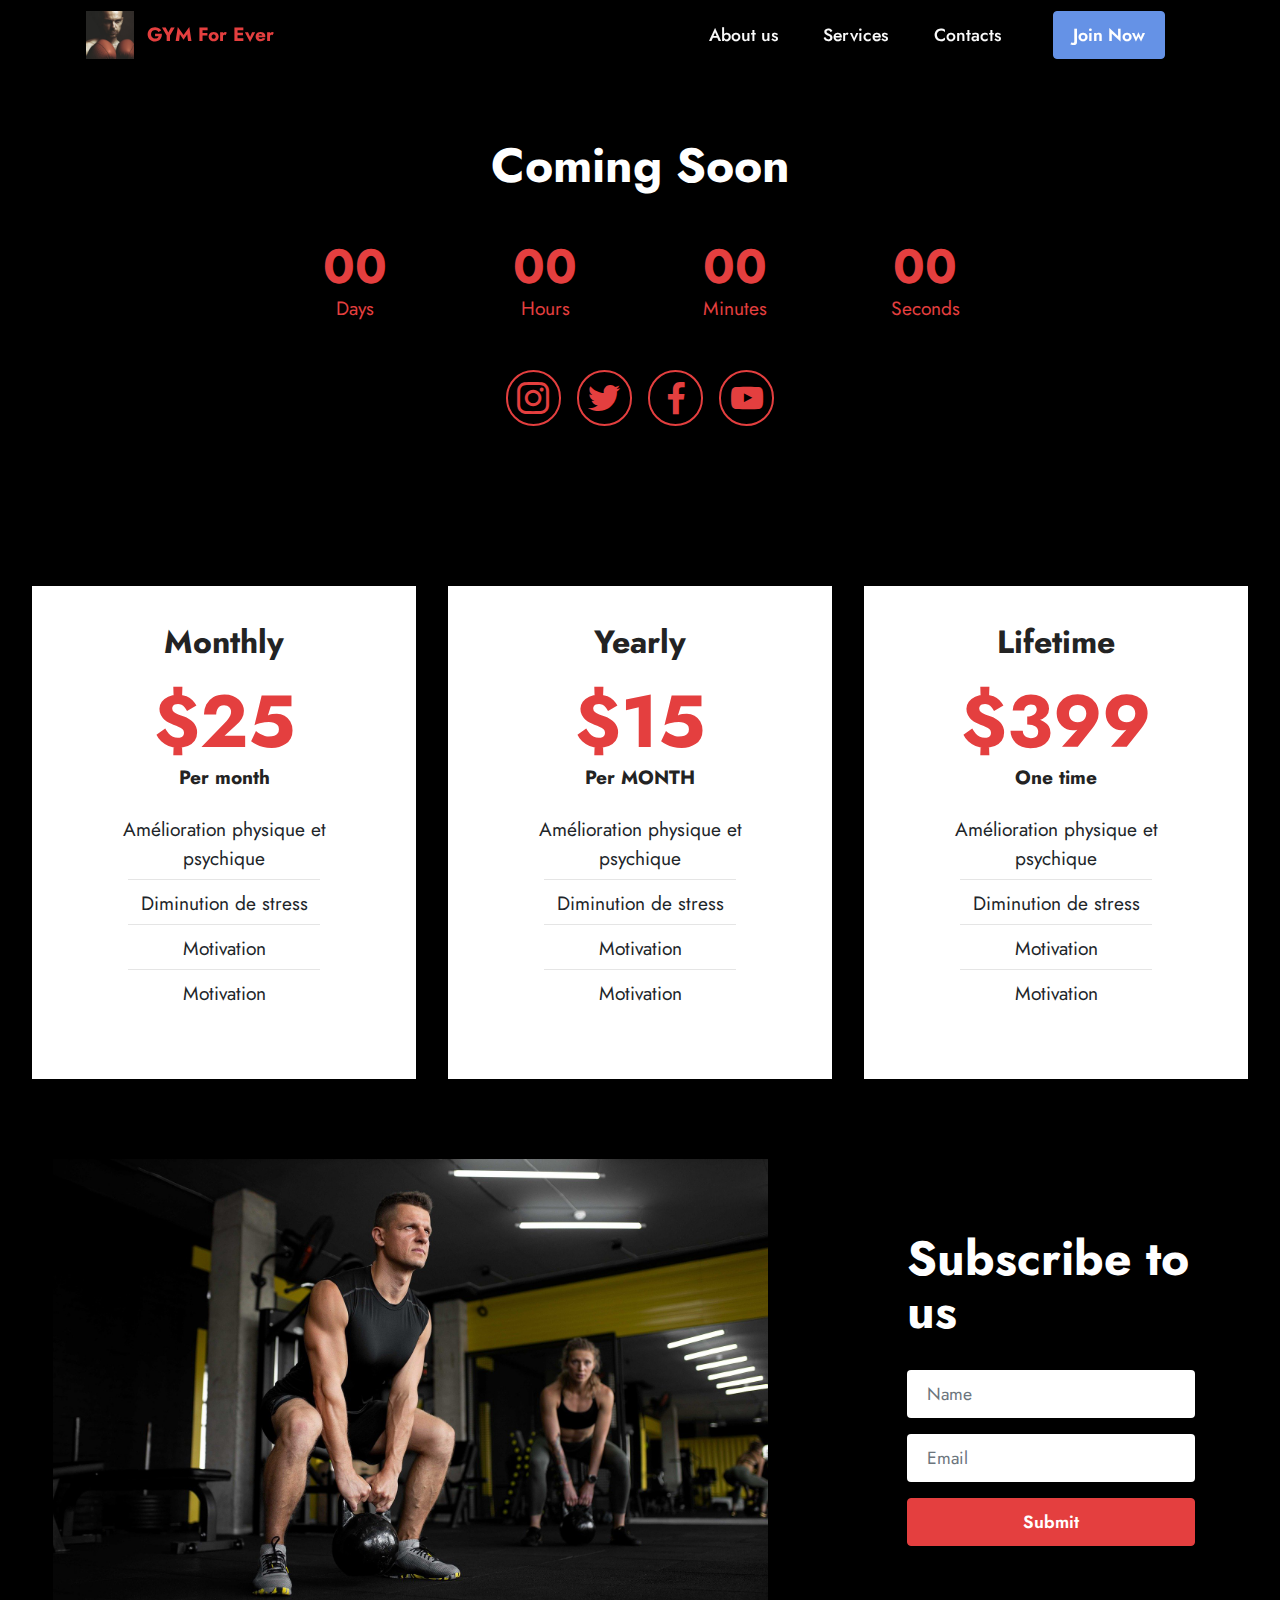
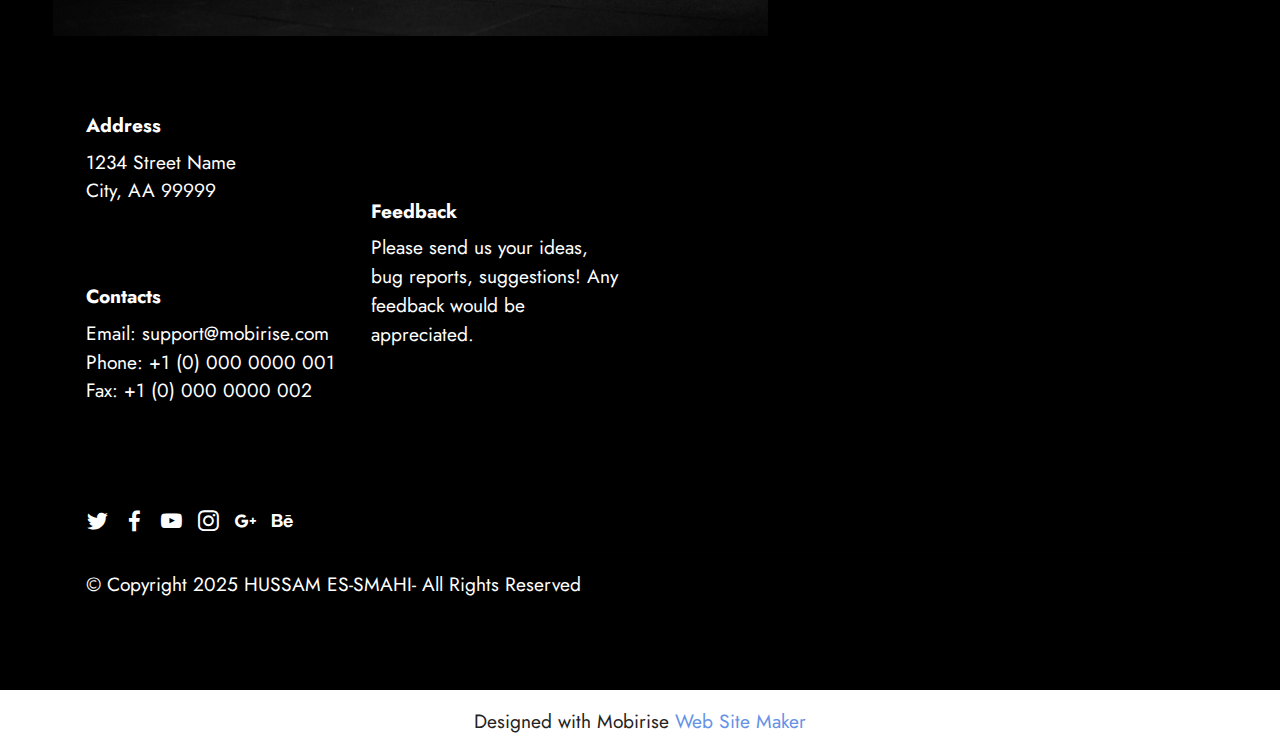
<file: project/page1.html>
<!DOCTYPE html>
<html  >
<head>
  <!-- Site made with Mobirise Website Builder v5.6.5, https://mobirise.com -->
  <meta charset="UTF-8">
  <meta http-equiv="X-UA-Compatible" content="IE=edge">
  <meta name="generator" content="Mobirise v5.6.5, mobirise.com">
  <meta name="twitter:card" content="summary_large_image"/>
  <meta name="twitter:image:src" content="">
  <meta property="og:image" content="">
  <meta name="twitter:title" content="Subscribtions">
  <meta name="viewport" content="width=device-width, initial-scale=1, minimum-scale=1">
  <link rel="shortcut icon" href="assets/images/logo.png" type="image/x-icon">
  <meta name="description" content="">
  
  
  <title>Subscribtions</title>
  <link rel="stylesheet" href="assets/bootstrap/css/bootstrap.min.css">
  <link rel="stylesheet" href="assets/bootstrap/css/bootstrap-grid.min.css">
  <link rel="stylesheet" href="assets/bootstrap/css/bootstrap-reboot.min.css">
  <link rel="stylesheet" href="assets/dropdown/css/style.css">
  <link rel="stylesheet" href="assets/socicon/css/styles.css">
  <link rel="stylesheet" href="assets/theme/css/style.css">
  <link rel="preload" href="https://fonts.googleapis.com/css2?family=Jost:ital,wght@0,400;0,700;1,400;1,700&display=swap&display=swap" as="style" onload="this.onload=null;this.rel='stylesheet'">
  <noscript><link rel="stylesheet" href="https://fonts.googleapis.com/css2?family=Jost:ital,wght@0,400;0,700;1,400;1,700&display=swap&display=swap"></noscript>
  <link rel="preload" as="style" href="assets/mobirise/css/mbr-additional.css"><link rel="stylesheet" href="assets/mobirise/css/mbr-additional.css" type="text/css">
  
  
  
  
</head>
<body>
  
  <section data-bs-version="5.1" class="menu menu2 cid-t359FY39vU" once="menu" id="menu2-8">
    
    <nav class="navbar navbar-dropdown navbar-fixed-top navbar-expand-lg">
        <div class="container">
            <div class="navbar-brand">
                <span class="navbar-logo">
                    <a href="https://mobiri.se">
                        <img src="assets/images/logo.png" alt="Mobirise Website Builder" style="height: 3rem;">
                    </a>
                </span>
                <span class="navbar-caption-wrap"><a class="navbar-caption text-secondary display-7" href="index.html">GYM For Ever</a></span>
            </div>
            <button class="navbar-toggler" type="button" data-toggle="collapse" data-bs-toggle="collapse" data-target="#navbarSupportedContent" data-bs-target="#navbarSupportedContent" aria-controls="navbarNavAltMarkup" aria-expanded="false" aria-label="Toggle navigation">
                <div class="hamburger">
                    <span></span>
                    <span></span>
                    <span></span>
                    <span></span>
                </div>
            </button>
            <div class="collapse navbar-collapse" id="navbarSupportedContent">
                <ul class="navbar-nav nav-dropdown" data-app-modern-menu="true"><li class="nav-item"><a class="nav-link link text-white display-4" href="https://mobiri.se">
                            About us</a></li>
                    <li class="nav-item"><a class="nav-link link text-white display-4" href="https://mobiri.se">
                            Services</a></li>
                    <li class="nav-item"><a class="nav-link link text-white display-4" href="https://mobiri.se">Contacts</a>
                    </li></ul>
                
                <div class="navbar-buttons mbr-section-btn"><a class="btn btn-primary display-4" href="https://mobiri.se">Join Now</a></div>
            </div>
        </div>
    </nav>
</section>

<section data-bs-version="5.1" class="countdown3 cid-t35hHlNKoo" id="countdown3-b">
    
    
    <div class="container">
        <div class="row justify-content-center">
            <div class="col-lg-8">
                <h3 class="mbr-section-title mb-5 align-center mbr-fonts-style display-2">
                    <strong>Coming Soon</strong>
                </h3>
                
                <div class="countdown-cont align-center mb-5">
                    <div class="daysCountdown col-xs-3 col-sm-3 col-md-3" title="Days"></div>
                    <div class="hoursCountdown col-xs-3 col-sm-3 col-md-3" title="Hours"></div>
                    <div class="minutesCountdown col-xs-3 col-sm-3 col-md-3" title="Minutes"></div>
                    <div class="secondsCountdown col-xs-3 col-sm-3 col-md-3" title="Seconds"></div>
                    <div class="countdown" data-due-date="2022/05/30"></div>
                </div>
                <p class="mbr-text mb-5 align-center mbr-fonts-style display-7"></p>
                <div class="icons-menu row justify-content-center display-7">
                    
                    
                    
                    
                <div class="soc-item col-auto">
                        
                            <span class="mbr-iconfont socicon-instagram socicon"></span>
                        
                    </div><div class="soc-item col-auto">
                        
                            <span class="mbr-iconfont socicon-twitter socicon"></span>
                        
                    </div><div class="soc-item col-auto">
                        
                            <span class="mbr-iconfont socicon-facebook socicon"></span>
                        
                    </div><div class="soc-item col-auto">
                        
                            <span class="mbr-iconfont socicon-youtube socicon"></span>
                        
                    </div></div>
                
            </div>
        </div>
    </div>
</section>

<section data-bs-version="5.1" class="pricing2 cid-t35hDTBl3x" id="pricing2-a">
    

    
    <div class="container-fluid">
        <div class="row justify-content-center">
            <div class="col-12 col-md-6 align-center col-lg-4">
                <div class="plan">
                    <div class="plan-header">
                        <h6 class="plan-title mbr-fonts-style mb-3 display-5">
                            <strong>Monthly</strong>
                        </h6>
                        <div class="plan-price">
                            <p class="price mbr-fonts-style m-0 display-1"><strong>$25</strong></p>
                            <p class="price-term mbr-fonts-style mb-3 display-7"><strong>Per month</strong>
                            </p>
                        </div>
                    </div>
                    <div class="plan-body">
                        <div class="plan-list mb-4">
                            <ul class="list-group mbr-fonts-style list-group-flush display-7">
                                <li class="list-group-item">Amélioration physique et psychique</li><li class="list-group-item">Diminution de stress</li><li class="list-group-item">Motivation</li><li class="list-group-item">Motivation</li>
                            </ul>
                        </div>
                        
                    </div>
                </div>
            </div>
            <div class="col-12 col-md-6 align-center col-lg-4">
                <div class="plan">
                    <div class="plan-header">
                        <h6 class="plan-title mbr-fonts-style mb-3 display-5">
                            <strong>Yearly</strong>
                        </h6>
                        <div class="plan-price">
                            <p class="price mbr-fonts-style m-0 display-1"><strong>$15</strong></p>
                            <p class="price-term mbr-fonts-style mb-3 display-7"><strong>Per MONTH</strong></p>
                        </div>
                    </div>
                    <div class="plan-body">
                        <div class="plan-list mb-4">
                            <ul class="list-group mbr-fonts-style list-group-flush display-7">
                                <li class="list-group-item">Amélioration physique et psychique
</li><li class="list-group-item">Diminution de stress
</li><li class="list-group-item">Motivation
</li><li class="list-group-item">Motivation</li>
                            </ul>
                        </div>
                        
                    </div>
                </div>
            </div>
            <div class="col-12 col-md-6 align-center col-lg-4">
                <div class="plan">
                    <div class="plan-header">
                        <h6 class="plan-title mbr-fonts-style mb-3 display-5">
                            <strong>Lifetime</strong>
                        </h6>
                        <div class="plan-price">
                            <p class="price mbr-fonts-style m-0 display-1"><strong>$399</strong></p>
                            <p class="price-term mbr-fonts-style mb-3 display-7"><strong>One time</strong>
                            </p>
                        </div>
                    </div>
                    <div class="plan-body">
                        <div class="plan-list mb-4">
                            <ul class="list-group mbr-fonts-style list-group-flush display-7">
                                <li class="list-group-item">Amélioration physique et psychique
</li><li class="list-group-item">Diminution de stress
</li><li class="list-group-item">Motivation
</li><li class="list-group-item">Motivation</li>
                            </ul>
                        </div>
                        
                    </div>
                </div>
            </div>
            
        </div>
    </div>
</section>

<section data-bs-version="5.1" class="form3 cid-t35hvJqBP1" id="form3-9">

    

    

    <div class="container-fluid">
        <div class="row justify-content-center">
            <div class="col-lg-7 col-12">
                <div class="image-wrapper">
                    <img class="w-100" src="assets/images/mbr.jpg" alt="">
                </div>
            </div>
            <div class="col-lg-3 offset-lg-1 mbr-form" data-form-type="formoid">
                <form action="https://mobirise.eu/" method="POST" class="mbr-form form-with-styler" data-form-title="Form Name"><input type="hidden" name="email" data-form-email="true" value="d6VNu61muBlsxTnjtJZQ5KYauECfiMxkEdDNnvPn4E20KEW3TnEuERGQZ2OyuFvWdTN+uooRN6lAB4MVdwtHM7SvmepJz4v5Ffkj7vrAu1gEpFpMbdq/E4vuvDm4pj2s">
                    <div class="row">
                        <div hidden="hidden" data-form-alert="" class="alert alert-success col-12">Thanks for filling out the form!</div>
                        <div hidden="hidden" data-form-alert-danger="" class="alert alert-danger col-12">
                            Oops...! some problem!
                        </div>
                    </div>
                    <div class="dragArea row">
                        <div class="col-lg-12 col-md-12 col-sm-12">
                            <h1 class="mbr-section-title mb-4 display-2"><strong>Subscribe to us</strong></h1>
                        </div>
                        <div class="col-lg-12 col-md-12 col-sm-12">
                            
                        </div>
                        <div data-for="name" class="col-lg-12 col-md col-sm-12 form-group mb-3">
                            <input type="text" name="name" placeholder="Name" data-form-field="name" class="form-control" value="" id="name-form3-9">
                        </div>
                        <div class="col-lg-12 col-md col-sm-12 form-group mb-3" data-for="email">
                            <input type="email" name="email" placeholder="Email" data-form-field="email" class="form-control" value="" id="email-form3-9">
                        </div>
                        <div class="col-md-auto col-12 mbr-section-btn"><button type="submit" class="btn btn-secondary display-4">Submit</button></div>
                    </div>
                </form>
            </div>
            <div class="offset-lg-1"></div>
        </div>
    </div>
</section>

<section data-bs-version="5.1" class="footer6 cid-t35jhGxEV3" once="footers" id="footer6-c">

    

    

    <div class="container">
        <div class="row content mbr-white">
            <div class="col-12 col-md-3 mbr-fonts-style display-7">
                <h5 class="mbr-section-subtitle mbr-fonts-style mb-2 display-7">
                    <strong>Address</strong>
                </h5>
                <p class="mbr-text mbr-fonts-style display-7">
                    1234 Street Name <br>
                    City, AA 99999
                </p> <br>
                <h5 class="mbr-section-subtitle mbr-fonts-style mb-2 mt-4 display-7">
                    <strong>Contacts</strong>
                </h5>
                <p class="mbr-text mbr-fonts-style mb-4 display-7">
                    Email: support@mobirise.com <br>
                    Phone: +1 (0) 000 0000 001 <br>
                    Fax: +1 (0) 000 0000 002
                </p>
            </div>
            <div class="col-12 col-md-3 mbr-fonts-style display-7">
                <h5 class="mbr-section-subtitle mbr-fonts-style mb-2 display-7"></h5>
                <ul class="list mbr-fonts-style mb-4 display-4">
                    <li class="mbr-text item-wrap"><br></li>
                </ul>
                <h5 class="mbr-section-subtitle mbr-fonts-style mb-2 mt-5 display-7">
                    <strong>Feedback</strong>
                </h5>
                <p class="mbr-text mbr-fonts-style mb-4 display-7">
                    Please send us your ideas, bug reports, suggestions! Any feedback would be appreciated.
                </p>
            </div>
            <div class="col-12 col-md-6">
                <div class="google-map"><iframe frameborder="0" style="border:0" src="https://www.google.com/maps/embed/v1/place?key=AIzaSyCNveGQ9bfpKFwWzQLLftrR9hNiHwdqQG8&amp;q=350 5th Ave, New York, NY 10118" allowfullscreen=""></iframe></div>
            </div>
            <div class="col-md-6">
                <div class="social-list align-left">
                    <div class="soc-item">
                        
                            <span class="mbr-iconfont mbr-iconfont-social socicon-twitter socicon"></span>
                        
                    </div>
                    <div class="soc-item">
                        
                            <span class="mbr-iconfont mbr-iconfont-social socicon-facebook socicon"></span>
                        
                    </div>
                    <div class="soc-item">
                        
                            <span class="mbr-iconfont mbr-iconfont-social socicon-youtube socicon"></span>
                        
                    </div>
                    <div class="soc-item">
                        
                            <span class="mbr-iconfont mbr-iconfont-social socicon-instagram socicon"></span>
                        
                    </div>
                    <div class="soc-item">
                        
                            <span class="mbr-iconfont mbr-iconfont-social socicon-googleplus socicon"></span>
                        
                    </div>
                    <div class="soc-item">
                        
                            <span class="mbr-iconfont mbr-iconfont-social socicon-behance socicon"></span>
                        
                    </div>
                </div>
            </div>
        </div>
        <div class="footer-lower">
            <div class="media-container-row">
                <div class="col-sm-12">
                    <hr>
                </div>
            </div>
            <div class="col-sm-12 copyright pl-0">
                <p class="mbr-text mbr-fonts-style mbr-white display-7">
                    © Copyright 2025 HUSSAM ES-SMAHI- All Rights Reserved
                </p>
            </div>
        </div>
    </div>
</section><section class="display-7" style="padding: 0;align-items: center;justify-content: center;flex-wrap: wrap;    align-content: center;display: flex;position: relative;height: 4rem;"><a href="https://mobiri.se/2725744" style="flex: 1 1;height: 4rem;position: absolute;width: 100%;z-index: 1;"><img alt="" style="height: 4rem;" src="[data-uri]"></a><p style="margin: 0;text-align: center;" class="display-7">Designed with Mobirise &#8204;</p><a style="z-index:1" href="https://mobirise.com/website-maker.html">Web Site Maker</a></section><script src="assets/bootstrap/js/bootstrap.bundle.min.js"></script>  <script src="assets/smoothscroll/smooth-scroll.js"></script>  <script src="assets/ytplayer/index.js"></script>  <script src="assets/dropdown/js/navbar-dropdown.js"></script>  <script src="assets/countdown/countdown.js"></script>  <script src="assets/theme/js/script.js"></script>  <script src="assets/formoid/formoid.min.js"></script>  
  
  
</body>
</html>
</file>
<file: project/assets/dropdown/css/style.css>
.navbar-dropdown {
  left: 0;
  padding: 0;
  position: absolute;
  right: 0;
  top: 0;
  transition: all 0.45s ease;
  z-index: 1030;
  background: #282828; }
  .navbar-dropdown .navbar-logo {
    margin-right: 0.8rem;
    transition: margin 0.3s ease-in-out;
    vertical-align: middle; }
    .navbar-dropdown .navbar-logo img {
      height: 3.125rem;
      transition: all 0.3s ease-in-out; }
    .navbar-dropdown .navbar-logo.mbr-iconfont {
      font-size: 3.125rem;
      line-height: 3.125rem; }
  .navbar-dropdown .navbar-caption {
    font-weight: 700;
    white-space: normal;
    vertical-align: -4px;
    line-height: 3.125rem !important; }
    .navbar-dropdown .navbar-caption, .navbar-dropdown .navbar-caption:hover {
      color: inherit;
      text-decoration: none; }
  .navbar-dropdown .mbr-iconfont + .navbar-caption {
    vertical-align: -1px; }
  .navbar-dropdown.navbar-fixed-top {
    position: fixed; }
  .navbar-dropdown .navbar-brand span {
    vertical-align: -4px; }
  .navbar-dropdown.bg-color.transparent {
    background: none; }
  .navbar-dropdown.navbar-short .navbar-brand {
    padding: 0.625rem 0; }
    .navbar-dropdown.navbar-short .navbar-brand span {
      vertical-align: -1px; }
  .navbar-dropdown.navbar-short .navbar-caption {
    line-height: 2.375rem !important;
    vertical-align: -2px; }
  .navbar-dropdown.navbar-short .navbar-logo {
    margin-right: 0.5rem; }
    .navbar-dropdown.navbar-short .navbar-logo img {
      height: 2.375rem; }
    .navbar-dropdown.navbar-short .navbar-logo.mbr-iconfont {
      font-size: 2.375rem;
      line-height: 2.375rem; }
  .navbar-dropdown.navbar-short .mbr-table-cell {
    height: 3.625rem; }
  .navbar-dropdown .navbar-close {
    left: 0.6875rem;
    position: fixed;
    top: 0.75rem;
    z-index: 1000; }
  .navbar-dropdown .hamburger-icon {
    content: "";
    display: inline-block;
    vertical-align: middle;
    width: 16px;
    -webkit-box-shadow: 0 -6px 0 1px #282828,0 0 0 1px #282828,0 6px 0 1px #282828;
    -moz-box-shadow: 0 -6px 0 1px #282828,0 0 0 1px #282828,0 6px 0 1px #282828;
    box-shadow: 0 -6px 0 1px #282828,0 0 0 1px #282828,0 6px 0 1px #282828; }

.dropdown-menu .dropdown-toggle[data-toggle="dropdown-submenu"]::after {
  border-bottom: 0.35em solid transparent;
  border-left: 0.35em solid;
  border-right: 0;
  border-top: 0.35em solid transparent;
  margin-left: 0.3rem; }

.dropdown-menu .dropdown-item:focus {
  outline: 0; }

.nav-dropdown {
  font-size: 0.75rem;
  font-weight: 500;
  height: auto !important; }
  .nav-dropdown .nav-btn {
    padding-left: 1rem; }
  .nav-dropdown .link {
    margin: .667em 1.667em;
    font-weight: 500;
    padding: 0;
    transition: color .2s ease-in-out; }
    .nav-dropdown .link.dropdown-toggle {
      margin-right: 2.583em; }
      .nav-dropdown .link.dropdown-toggle::after {
        margin-left: .25rem;
        border-top: 0.35em solid;
        border-right: 0.35em solid transparent;
        border-left: 0.35em solid transparent;
        border-bottom: 0; }
      .nav-dropdown .link.dropdown-toggle[aria-expanded="true"] {
        margin: 0;
        padding: 0.667em 3.263em  0.667em 1.667em; }
  .nav-dropdown .link::after,
  .nav-dropdown .dropdown-item::after {
    color: inherit; }
  .nav-dropdown .btn {
    font-size: 0.75rem;
    font-weight: 700;
    letter-spacing: 0;
    margin-bottom: 0;
    padding-left: 1.25rem;
    padding-right: 1.25rem; }
  .nav-dropdown .dropdown-menu {
    border-radius: 0;
    border: 0;
    left: 0;
    margin: 0;
    padding-bottom: 1.25rem;
    padding-top: 1.25rem;
    position: relative; }
  .nav-dropdown .dropdown-submenu {
    margin-left: 0.125rem;
    top: 0; }
  .nav-dropdown .dropdown-item {
    font-weight: 500;
    line-height: 2;
    padding: 0.3846em 4.615em 0.3846em 1.5385em;
    position: relative;
    transition: color .2s ease-in-out, background-color .2s ease-in-out; }
    .nav-dropdown .dropdown-item::after {
      margin-top: -0.3077em;
      position: absolute;
      right: 1.1538em;
      top: 50%; }
    .nav-dropdown .dropdown-item:focus, .nav-dropdown .dropdown-item:hover {
      background: none; }

@media (max-width: 767px) {
  .nav-dropdown.navbar-toggleable-sm {
    bottom: 0;
    display: none;
    left: 0;
    overflow-x: hidden;
    position: fixed;
    top: 0;
    transform: translateX(-100%);
    -ms-transform: translateX(-100%);
    -webkit-transform: translateX(-100%);
    width: 18.75rem;
    z-index: 999; } }
.nav-dropdown.navbar-toggleable-xl {
  bottom: 0;
  display: none;
  left: 0;
  overflow-x: hidden;
  position: fixed;
  top: 0;
  transform: translateX(-100%);
  -ms-transform: translateX(-100%);
  -webkit-transform: translateX(-100%);
  width: 18.75rem;
  z-index: 999; }

.nav-dropdown-sm {
  display: block !important;
  overflow-x: hidden;
  overflow: auto;
  padding-top: 3.875rem; }
  .nav-dropdown-sm::after {
    content: "";
    display: block;
    height: 3rem;
    width: 100%; }
  .nav-dropdown-sm.collapse.in ~ .navbar-close {
    display: block !important; }
  .nav-dropdown-sm.collapsing, .nav-dropdown-sm.collapse.in {
    transform: translateX(0);
    -ms-transform: translateX(0);
    -webkit-transform: translateX(0);
    transition: all 0.25s ease-out;
    -webkit-transition: all 0.25s ease-out;
    background: #282828; }
  .nav-dropdown-sm.collapsing[aria-expanded="false"] {
    transform: translateX(-100%);
    -ms-transform: translateX(-100%);
    -webkit-transform: translateX(-100%); }
  .nav-dropdown-sm .nav-item {
    display: block;
    margin-left: 0 !important;
    padding-left: 0; }
  .nav-dropdown-sm .link,
  .nav-dropdown-sm .dropdown-item {
    border-top: 1px dotted rgba(255, 255, 255, 0.1);
    font-size: 0.8125rem;
    line-height: 1.6;
    margin: 0 !important;
    padding: 0.875rem 2.4rem 0.875rem 1.5625rem !important;
    position: relative;
    white-space: normal; }
    .nav-dropdown-sm .link:focus, .nav-dropdown-sm .link:hover,
    .nav-dropdown-sm .dropdown-item:focus,
    .nav-dropdown-sm .dropdown-item:hover {
      background: rgba(0, 0, 0, 0.2) !important;
      color: #c0a375; }
  .nav-dropdown-sm .nav-btn {
    position: relative;
    padding: 1.5625rem 1.5625rem 0 1.5625rem; }
    .nav-dropdown-sm .nav-btn::before {
      border-top: 1px dotted rgba(255, 255, 255, 0.1);
      content: "";
      left: 0;
      position: absolute;
      top: 0;
      width: 100%; }
    .nav-dropdown-sm .nav-btn + .nav-btn {
      padding-top: 0.625rem; }
      .nav-dropdown-sm .nav-btn + .nav-btn::before {
        display: none; }
  .nav-dropdown-sm .btn {
    padding: 0.625rem 0; }
  .nav-dropdown-sm .dropdown-toggle[data-toggle="dropdown-submenu"]::after {
    margin-left: .25rem;
    border-top: 0.35em solid;
    border-right: 0.35em solid transparent;
    border-left: 0.35em solid transparent;
    border-bottom: 0; }
  .nav-dropdown-sm .dropdown-toggle[data-toggle="dropdown-submenu"][aria-expanded="true"]::after {
    border-top: 0;
    border-right: 0.35em solid transparent;
    border-left: 0.35em solid transparent;
    border-bottom: 0.35em solid; }
  .nav-dropdown-sm .dropdown-menu {
    margin: 0;
    padding: 0;
    position: relative;
    top: 0;
    left: 0;
    width: 100%;
    border: 0;
    float: none;
    border-radius: 0;
    background: none; }
  .nav-dropdown-sm .dropdown-submenu {
    left: 100%;
    margin-left: 0.125rem;
    margin-top: -1.25rem;
    top: 0; }

.navbar-toggleable-sm .nav-dropdown .dropdown-menu {
  position: absolute; }

.navbar-toggleable-sm .nav-dropdown .dropdown-submenu {
  left: 100%;
  margin-left: 0.125rem;
  margin-top: -1.25rem;
  top: 0; }

.navbar-toggleable-sm.opened .nav-dropdown .dropdown-menu {
  position: relative; }

.navbar-toggleable-sm.opened .nav-dropdown .dropdown-submenu {
  left: 0;
  margin-left: 00rem;
  margin-top: 0rem;
  top: 0; }

.is-builder .nav-dropdown.collapsing {
  transition: none !important; }
</file>
<file: project/assets/socicon/css/styles.css>
@charset "UTF-8";

@font-face {
  font-family: 'Socicon';
  src:  url('../fonts/socicon.eot');
  src:  url('../fonts/socicon.eot?#iefix') format('embedded-opentype'),
    url('../fonts/socicon.woff2') format('woff2'),
    url('../fonts/socicon.ttf') format('truetype'),
    url('../fonts/socicon.woff') format('woff'),
    url('../fonts/socicon.svg#socicon') format('svg');
  font-weight: normal;
  font-style: normal;
  font-display: swap;
}

[data-icon]:before {
  font-family: "socicon" !important;
  content: attr(data-icon);
  font-style: normal !important;
  font-weight: normal !important;
  font-variant: normal !important;
  text-transform: none !important;
  speak: none;
  line-height: 1;
  -webkit-font-smoothing: antialiased;
  -moz-osx-font-smoothing: grayscale;
}

[class^="socicon-"], [class*=" socicon-"] {
  /* use !important to prevent issues with browser extensions that change fonts */
  font-family: 'Socicon' !important;
  speak: none;
  font-style: normal;
  font-weight: normal;
  font-variant: normal;
  text-transform: none;
  line-height: 1;

  /* Better Font Rendering =========== */
  -webkit-font-smoothing: antialiased;
  -moz-osx-font-smoothing: grayscale;
}

.socicon-eitaa:before {
  content: "\e97c";
}
.socicon-soroush:before {
  content: "\e97d";
}
.socicon-bale:before {
  content: "\e97e";
}
.socicon-zazzle:before {
  content: "\e97b";
}
.socicon-society6:before {
  content: "\e97a";
}
.socicon-redbubble:before {
  content: "\e979";
}
.socicon-avvo:before {
  content: "\e978";
}
.socicon-stitcher:before {
  content: "\e977";
}
.socicon-googlehangouts:before {
  content: "\e974";
}
.socicon-dlive:before {
  content: "\e975";
}
.socicon-vsco:before {
  content: "\e976";
}
.socicon-flipboard:before {
  content: "\e973";
}
.socicon-ubuntu:before {
  content: "\e958";
}
.socicon-artstation:before {
  content: "\e959";
}
.socicon-invision:before {
  content: "\e95a";
}
.socicon-torial:before {
  content: "\e95b";
}
.socicon-collectorz:before {
  content: "\e95c";
}
.socicon-seenthis:before {
  content: "\e95d";
}
.socicon-googleplaymusic:before {
  content: "\e95e";
}
.socicon-debian:before {
  content: "\e95f";
}
.socicon-filmfreeway:before {
  content: "\e960";
}
.socicon-gnome:before {
  content: "\e961";
}
.socicon-itchio:before {
  content: "\e962";
}
.socicon-jamendo:before {
  content: "\e963";
}
.socicon-mix:before {
  content: "\e964";
}
.socicon-sharepoint:before {
  content: "\e965";
}
.socicon-tinder:before {
  content: "\e966";
}
.socicon-windguru:before {
  content: "\e967";
}
.socicon-cdbaby:before {
  content: "\e968";
}
.socicon-elementaryos:before {
  content: "\e969";
}
.socicon-stage32:before {
  content: "\e96a";
}
.socicon-tiktok:before {
  content: "\e96b";
}
.socicon-gitter:before {
  content: "\e96c";
}
.socicon-letterboxd:before {
  content: "\e96d";
}
.socicon-threema:before {
  content: "\e96e";
}
.socicon-splice:before {
  content: "\e96f";
}
.socicon-metapop:before {
  content: "\e970";
}
.socicon-naver:before {
  content: "\e971";
}
.socicon-remote:before {
  content: "\e972";
}
.socicon-internet:before {
  content: "\e957";
}
.socicon-moddb:before {
  content: "\e94b";
}
.socicon-indiedb:before {
  content: "\e94c";
}
.socicon-traxsource:before {
  content: "\e94d";
}
.socicon-gamefor:before {
  content: "\e94e";
}
.socicon-pixiv:before {
  content: "\e94f";
}
.socicon-myanimelist:before {
  content: "\e950";
}
.socicon-blackberry:before {
  content: "\e951";
}
.socicon-wickr:before {
  content: "\e952";
}
.socicon-spip:before {
  content: "\e953";
}
.socicon-napster:before {
  content: "\e954";
}
.socicon-beatport:before {
  content: "\e955";
}
.socicon-hackerone:before {
  content: "\e956";
}
.socicon-hackernews:before {
  content: "\e946";
}
.socicon-smashwords:before {
  content: "\e947";
}
.socicon-kobo:before {
  content: "\e948";
}
.socicon-bookbub:before {
  content: "\e949";
}
.socicon-mailru:before {
  content: "\e94a";
}
.socicon-gitlab:before {
  content: "\e945";
}
.socicon-instructables:before {
  content: "\e944";
}
.socicon-portfolio:before {
  content: "\e943";
}
.socicon-codered:before {
  content: "\e940";
}
.socicon-origin:before {
  content: "\e941";
}
.socicon-nextdoor:before {
  content: "\e942";
}
.socicon-udemy:before {
  content: "\e93f";
}
.socicon-livemaster:before {
  content: "\e93e";
}
.socicon-crunchbase:before {
  content: "\e93b";
}
.socicon-homefy:before {
  content: "\e93c";
}
.socicon-calendly:before {
  content: "\e93d";
}
.socicon-realtor:before {
  content: "\e90f";
}
.socicon-tidal:before {
  content: "\e910";
}
.socicon-qobuz:before {
  content: "\e911";
}
.socicon-natgeo:before {
  content: "\e912";
}
.socicon-mastodon:before {
  content: "\e913";
}
.socicon-unsplash:before {
  content: "\e914";
}
.socicon-homeadvisor:before {
  content: "\e915";
}
.socicon-angieslist:before {
  content: "\e916";
}
.socicon-codepen:before {
  content: "\e917";
}
.socicon-slack:before {
  content: "\e918";
}
.socicon-openaigym:before {
  content: "\e919";
}
.socicon-logmein:before {
  content: "\e91a";
}
.socicon-fiverr:before {
  content: "\e91b";
}
.socicon-gotomeeting:before {
  content: "\e91c";
}
.socicon-aliexpress:before {
  content: "\e91d";
}
.socicon-guru:before {
  content: "\e91e";
}
.socicon-appstore:before {
  content: "\e91f";
}
.socicon-homes:before {
  content: "\e920";
}
.socicon-zoom:before {
  content: "\e921";
}
.socicon-alibaba:before {
  content: "\e922";
}
.socicon-craigslist:before {
  content: "\e923";
}
.socicon-wix:before {
  content: "\e924";
}
.socicon-redfin:before {
  content: "\e925";
}
.socicon-googlecalendar:before {
  content: "\e926";
}
.socicon-shopify:before {
  content: "\e927";
}
.socicon-freelancer:before {
  content: "\e928";
}
.socicon-seedrs:before {
  content: "\e929";
}
.socicon-bing:before {
  content: "\e92a";
}
.socicon-doodle:before {
  content: "\e92b";
}
.socicon-bonanza:before {
  content: "\e92c";
}
.socicon-squarespace:before {
  content: "\e92d";
}
.socicon-toptal:before {
  content: "\e92e";
}
.socicon-gust:before {
  content: "\e92f";
}
.socicon-ask:before {
  content: "\e930";
}
.socicon-trulia:before {
  content: "\e931";
}
.socicon-loomly:before {
  content: "\e932";
}
.socicon-ghost:before {
  content: "\e933";
}
.socicon-upwork:before {
  content: "\e934";
}
.socicon-fundable:before {
  content: "\e935";
}
.socicon-booking:before {
  content: "\e936";
}
.socicon-googlemaps:before {
  content: "\e937";
}
.socicon-zillow:before {
  content: "\e938";
}
.socicon-niconico:before {
  content: "\e939";
}
.socicon-toneden:before {
  content: "\e93a";
}
.socicon-augment:before {
  content: "\e908";
}
.socicon-bitbucket:before {
  content: "\e909";
}
.socicon-fyuse:before {
  content: "\e90a";
}
.socicon-yt-gaming:before {
  content: "\e90b";
}
.socicon-sketchfab:before {
  content: "\e90c";
}
.socicon-mobcrush:before {
  content: "\e90d";
}
.socicon-microsoft:before {
  content: "\e90e";
}
.socicon-pandora:before {
  content: "\e907";
}
.socicon-messenger:before {
  content: "\e906";
}
.socicon-gamewisp:before {
  content: "\e905";
}
.socicon-bloglovin:before {
  content: "\e904";
}
.socicon-tunein:before {
  content: "\e903";
}
.socicon-gamejolt:before {
  content: "\e901";
}
.socicon-trello:before {
  content: "\e902";
}
.socicon-spreadshirt:before {
  content: "\e900";
}
.socicon-500px:before {
  content: "\e000";
}
.socicon-8tracks:before {
  content: "\e001";
}
.socicon-airbnb:before {
  content: "\e002";
}
.socicon-alliance:before {
  content: "\e003";
}
.socicon-amazon:before {
  content: "\e004";
}
.socicon-amplement:before {
  content: "\e005";
}
.socicon-android:before {
  content: "\e006";
}
.socicon-angellist:before {
  content: "\e007";
}
.socicon-apple:before {
  content: "\e008";
}
.socicon-appnet:before {
  content: "\e009";
}
.socicon-baidu:before {
  content: "\e00a";
}
.socicon-bandcamp:before {
  content: "\e00b";
}
.socicon-battlenet:before {
  content: "\e00c";
}
.socicon-mixer:before {
  content: "\e00d";
}
.socicon-bebee:before {
  content: "\e00e";
}
.socicon-bebo:before {
  content: "\e00f";
}
.socicon-behance:before {
  content: "\e010";
}
.socicon-blizzard:before {
  content: "\e011";
}
.socicon-blogger:before {
  content: "\e012";
}
.socicon-buffer:before {
  content: "\e013";
}
.socicon-chrome:before {
  content: "\e014";
}
.socicon-coderwall:before {
  content: "\e015";
}
.socicon-curse:before {
  content: "\e016";
}
.socicon-dailymotion:before {
  content: "\e017";
}
.socicon-deezer:before {
  content: "\e018";
}
.socicon-delicious:before {
  content: "\e019";
}
.socicon-deviantart:before {
  content: "\e01a";
}
.socicon-diablo:before {
  content: "\e01b";
}
.socicon-digg:before {
  content: "\e01c";
}
.socicon-discord:before {
  content: "\e01d";
}
.socicon-disqus:before {
  content: "\e01e";
}
.socicon-douban:before {
  content: "\e01f";
}
.socicon-draugiem:before {
  content: "\e020";
}
.socicon-dribbble:before {
  content: "\e021";
}
.socicon-drupal:before {
  content: "\e022";
}
.socicon-ebay:before {
  content: "\e023";
}
.socicon-ello:before {
  content: "\e024";
}
.socicon-endomodo:before {
  content: "\e025";
}
.socicon-envato:before {
  content: "\e026";
}
.socicon-etsy:before {
  content: "\e027";
}
.socicon-facebook:before {
  content: "\e028";
}
.socicon-feedburner:before {
  content: "\e029";
}
.socicon-filmweb:before {
  content: "\e02a";
}
.socicon-firefox:before {
  content: "\e02b";
}
.socicon-flattr:before {
  content: "\e02c";
}
.socicon-flickr:before {
  content: "\e02d";
}
.socicon-formulr:before {
  content: "\e02e";
}
.socicon-forrst:before {
  content: "\e02f";
}
.socicon-foursquare:before {
  content: "\e030";
}
.socicon-friendfeed:before {
  content: "\e031";
}
.socicon-github:before {
  content: "\e032";
}
.socicon-goodreads:before {
  content: "\e033";
}
.socicon-google:before {
  content: "\e034";
}
.socicon-googlescholar:before {
  content: "\e035";
}
.socicon-googlegroups:before {
  content: "\e036";
}
.socicon-googlephotos:before {
  content: "\e037";
}
.socicon-googleplus:before {
  content: "\e038";
}
.socicon-grooveshark:before {
  content: "\e039";
}
.socicon-hackerrank:before {
  content: "\e03a";
}
.socicon-hearthstone:before {
  content: "\e03b";
}
.socicon-hellocoton:before {
  content: "\e03c";
}
.socicon-heroes:before {
  content: "\e03d";
}
.socicon-smashcast:before {
  content: "\e03e";
}
.socicon-horde:before {
  content: "\e03f";
}
.socicon-houzz:before {
  content: "\e040";
}
.socicon-icq:before {
  content: "\e041";
}
.socicon-identica:before {
  content: "\e042";
}
.socicon-imdb:before {
  content: "\e043";
}
.socicon-instagram:before {
  content: "\e044";
}
.socicon-issuu:before {
  content: "\e045";
}
.socicon-istock:before {
  content: "\e046";
}
.socicon-itunes:before {
  content: "\e047";
}
.socicon-keybase:before {
  content: "\e048";
}
.socicon-lanyrd:before {
  content: "\e049";
}
.socicon-lastfm:before {
  content: "\e04a";
}
.socicon-line:before {
  content: "\e04b";
}
.socicon-linkedin:before {
  content: "\e04c";
}
.socicon-livejournal:before {
  content: "\e04d";
}
.socicon-lyft:before {
  content: "\e04e";
}
.socicon-macos:before {
  content: "\e04f";
}
.socicon-mail:before {
  content: "\e050";
}
.socicon-medium:before {
  content: "\e051";
}
.socicon-meetup:before {
  content: "\e052";
}
.socicon-mixcloud:before {
  content: "\e053";
}
.socicon-modelmayhem:before {
  content: "\e054";
}
.socicon-mumble:before {
  content: "\e055";
}
.socicon-myspace:before {
  content: "\e056";
}
.socicon-newsvine:before {
  content: "\e057";
}
.socicon-nintendo:before {
  content: "\e058";
}
.socicon-npm:before {
  content: "\e059";
}
.socicon-odnoklassniki:before {
  content: "\e05a";
}
.socicon-openid:before {
  content: "\e05b";
}
.socicon-opera:before {
  content: "\e05c";
}
.socicon-outlook:before {
  content: "\e05d";
}
.socicon-overwatch:before {
  content: "\e05e";
}
.socicon-patreon:before {
  content: "\e05f";
}
.socicon-paypal:before {
  content: "\e060";
}
.socicon-periscope:before {
  content: "\e061";
}
.socicon-persona:before {
  content: "\e062";
}
.socicon-pinterest:before {
  content: "\e063";
}
.socicon-play:before {
  content: "\e064";
}
.socicon-player:before {
  content: "\e065";
}
.socicon-playstation:before {
  content: "\e066";
}
.socicon-pocket:before {
  content: "\e067";
}
.socicon-qq:before {
  content: "\e068";
}
.socicon-quora:before {
  content: "\e069";
}
.socicon-raidcall:before {
  content: "\e06a";
}
.socicon-ravelry:before {
  content: "\e06b";
}
.socicon-reddit:before {
  content: "\e06c";
}
.socicon-renren:before {
  content: "\e06d";
}
.socicon-researchgate:before {
  content: "\e06e";
}
.socicon-residentadvisor:before {
  content: "\e06f";
}
.socicon-reverbnation:before {
  content: "\e070";
}
.socicon-rss:before {
  content: "\e071";
}
.socicon-sharethis:before {
  content: "\e072";
}
.socicon-skype:before {
  content: "\e073";
}
.socicon-slideshare:before {
  content: "\e074";
}
.socicon-smugmug:before {
  content: "\e075";
}
.socicon-snapchat:before {
  content: "\e076";
}
.socicon-songkick:before {
  content: "\e077";
}
.socicon-soundcloud:before {
  content: "\e078";
}
.socicon-spotify:before {
  content: "\e079";
}
.socicon-stackexchange:before {
  content: "\e07a";
}
.socicon-stackoverflow:before {
  content: "\e07b";
}
.socicon-starcraft:before {
  content: "\e07c";
}
.socicon-stayfriends:before {
  content: "\e07d";
}
.socicon-steam:before {
  content: "\e07e";
}
.socicon-storehouse:before {
  content: "\e07f";
}
.socicon-strava:before {
  content: "\e080";
}
.socicon-streamjar:before {
  content: "\e081";
}
.socicon-stumbleupon:before {
  content: "\e082";
}
.socicon-swarm:before {
  content: "\e083";
}
.socicon-teamspeak:before {
  content: "\e084";
}
.socicon-teamviewer:before {
  content: "\e085";
}
.socicon-technorati:before {
  content: "\e086";
}
.socicon-telegram:before {
  content: "\e087";
}
.socicon-tripadvisor:before {
  content: "\e088";
}
.socicon-tripit:before {
  content: "\e089";
}
.socicon-triplej:before {
  content: "\e08a";
}
.socicon-tumblr:before {
  content: "\e08b";
}
.socicon-twitch:before {
  content: "\e08c";
}
.socicon-twitter:before {
  content: "\e08d";
}
.socicon-uber:before {
  content: "\e08e";
}
.socicon-ventrilo:before {
  content: "\e08f";
}
.socicon-viadeo:before {
  content: "\e090";
}
.socicon-viber:before {
  content: "\e091";
}
.socicon-viewbug:before {
  content: "\e092";
}
.socicon-vimeo:before {
  content: "\e093";
}
.socicon-vine:before {
  content: "\e094";
}
.socicon-vkontakte:before {
  content: "\e095";
}
.socicon-warcraft:before {
  content: "\e096";
}
.socicon-wechat:before {
  content: "\e097";
}
.socicon-weibo:before {
  content: "\e098";
}
.socicon-whatsapp:before {
  content: "\e099";
}
.socicon-wikipedia:before {
  content: "\e09a";
}
.socicon-windows:before {
  content: "\e09b";
}
.socicon-wordpress:before {
  content: "\e09c";
}
.socicon-wykop:before {
  content: "\e09d";
}
.socicon-xbox:before {
  content: "\e09e";
}
.socicon-xing:before {
  content: "\e09f";
}
.socicon-yahoo:before {
  content: "\e0a0";
}
.socicon-yammer:before {
  content: "\e0a1";
}
.socicon-yandex:before {
  content: "\e0a2";
}
.socicon-yelp:before {
  content: "\e0a3";
}
.socicon-younow:before {
  content: "\e0a4";
}
.socicon-youtube:before {
  content: "\e0a5";
}
.socicon-zapier:before {
  content: "\e0a6";
}
.socicon-zerply:before {
  content: "\e0a7";
}
.socicon-zomato:before {
  content: "\e0a8";
}
.socicon-zynga:before {
  content: "\e0a9";
}
</file>
<file: project/assets/theme/css/style.css>
@charset "UTF-8";
section {
  background-color: #ffffff;
}

body {
  font-style: normal;
  line-height: 1.5;
  font-weight: 400;
  color: #232323;
  position: relative;
}

button {
  background-color: transparent;
  border-color: transparent;
}

section,
.container,
.container-fluid {
  position: relative;
  word-wrap: break-word;
}

a.mbr-iconfont:hover {
  text-decoration: none;
}

.article .lead p,
.article .lead ul,
.article .lead ol,
.article .lead pre,
.article .lead blockquote {
  margin-bottom: 0;
}

a {
  font-style: normal;
  font-weight: 400;
  cursor: pointer;
}
a, a:hover {
  text-decoration: none;
}

.mbr-section-title {
  font-style: normal;
  line-height: 1.3;
}

.mbr-section-subtitle {
  line-height: 1.3;
}

.mbr-text {
  font-style: normal;
  line-height: 1.7;
}

h1,
h2,
h3,
h4,
h5,
h6,
.display-1,
.display-2,
.display-4,
.display-5,
.display-7,
span,
p,
a {
  line-height: 1;
  word-break: break-word;
  word-wrap: break-word;
  font-weight: 400;
}

b,
strong {
  font-weight: bold;
}

input:-webkit-autofill, input:-webkit-autofill:hover, input:-webkit-autofill:focus, input:-webkit-autofill:active {
  transition-delay: 9999s;
  -webkit-transition-property: background-color, color;
  transition-property: background-color, color;
}

textarea[type=hidden] {
  display: none;
}

section {
  background-position: 50% 50%;
  background-repeat: no-repeat;
  background-size: cover;
}
section .mbr-background-video,
section .mbr-background-video-preview {
  position: absolute;
  bottom: 0;
  left: 0;
  right: 0;
  top: 0;
}

.hidden {
  visibility: hidden;
}

.mbr-z-index20 {
  z-index: 20;
}

/*! Base colors */
.mbr-white {
  color: #ffffff;
}

.mbr-black {
  color: #111111;
}

.mbr-bg-white {
  background-color: #ffffff;
}

.mbr-bg-black {
  background-color: #000000;
}

/*! Text-aligns */
.align-left {
  text-align: left;
}

.align-center {
  text-align: center;
}

.align-right {
  text-align: right;
}

/*! Font-weight  */
.mbr-light {
  font-weight: 300;
}

.mbr-regular {
  font-weight: 400;
}

.mbr-semibold {
  font-weight: 500;
}

.mbr-bold {
  font-weight: 700;
}

/*! Media  */
.media-content {
  flex-basis: 100%;
}

.media-container-row {
  display: flex;
  flex-direction: row;
  flex-wrap: wrap;
  justify-content: center;
  align-content: center;
  align-items: start;
}
.media-container-row .media-size-item {
  width: 400px;
}

.media-container-column {
  display: flex;
  flex-direction: column;
  flex-wrap: wrap;
  justify-content: center;
  align-content: center;
  align-items: stretch;
}
.media-container-column > * {
  width: 100%;
}

@media (min-width: 992px) {
  .media-container-row {
    flex-wrap: nowrap;
  }
}
figure {
  margin-bottom: 0;
  overflow: hidden;
}

figure[mbr-media-size] {
  transition: width 0.1s;
}

img,
iframe {
  display: block;
  width: 100%;
}

.card {
  background-color: transparent;
  border: none;
}

.card-box {
  width: 100%;
}

.card-img {
  text-align: center;
  flex-shrink: 0;
  -webkit-flex-shrink: 0;
}

.media {
  max-width: 100%;
  margin: 0 auto;
}

.mbr-figure {
  align-self: center;
}

.media-container > div {
  max-width: 100%;
}

.mbr-figure img,
.card-img img {
  width: 100%;
}

@media (max-width: 991px) {
  .media-size-item {
    width: auto !important;
  }

  .media {
    width: auto;
  }

  .mbr-figure {
    width: 100% !important;
  }
}
/*! Buttons */
.mbr-section-btn {
  margin-left: -0.6rem;
  margin-right: -0.6rem;
  font-size: 0;
}

.btn {
  font-weight: 600;
  border-width: 1px;
  font-style: normal;
  margin: 0.6rem 0.6rem;
  white-space: normal;
  transition: all 0.2s ease-in-out;
  display: inline-flex;
  align-items: center;
  justify-content: center;
  word-break: break-word;
}

.btn-sm {
  font-weight: 600;
  letter-spacing: 0px;
  transition: all 0.3s ease-in-out;
}

.btn-md {
  font-weight: 600;
  letter-spacing: 0px;
  transition: all 0.3s ease-in-out;
}

.btn-lg {
  font-weight: 600;
  letter-spacing: 0px;
  transition: all 0.3s ease-in-out;
}

.btn-form {
  margin: 0;
}
.btn-form:hover {
  cursor: pointer;
}

nav .mbr-section-btn {
  margin-left: 0rem;
  margin-right: 0rem;
}

/*! Btn icon margin */
.btn .mbr-iconfont,
.btn.btn-sm .mbr-iconfont {
  order: 1;
  cursor: pointer;
  margin-left: 0.5rem;
  vertical-align: sub;
}

.btn.btn-md .mbr-iconfont,
.btn.btn-md .mbr-iconfont {
  margin-left: 0.8rem;
}

.mbr-regular {
  font-weight: 400;
}

.mbr-semibold {
  font-weight: 500;
}

.mbr-bold {
  font-weight: 700;
}

[type=submit] {
  -webkit-appearance: none;
}

/*! Full-screen */
.mbr-fullscreen .mbr-overlay {
  min-height: 100vh;
}

.mbr-fullscreen {
  display: flex;
  display: -moz-flex;
  display: -ms-flex;
  display: -o-flex;
  align-items: center;
  min-height: 100vh;
  padding-top: 3rem;
  padding-bottom: 3rem;
}

/*! Map */
.map {
  height: 25rem;
  position: relative;
}
.map iframe {
  width: 100%;
  height: 100%;
}

/*! Scroll to top arrow */
.mbr-arrow-up {
  bottom: 25px;
  right: 90px;
  position: fixed;
  text-align: right;
  z-index: 5000;
  color: #ffffff;
  font-size: 22px;
}

.mbr-arrow-up a {
  background: rgba(0, 0, 0, 0.2);
  border-radius: 50%;
  color: #fff;
  display: inline-block;
  height: 60px;
  width: 60px;
  border: 2px solid #fff;
  outline-style: none !important;
  position: relative;
  text-decoration: none;
  transition: all 0.3s ease-in-out;
  cursor: pointer;
  text-align: center;
}
.mbr-arrow-up a:hover {
  background-color: rgba(0, 0, 0, 0.4);
}
.mbr-arrow-up a i {
  line-height: 60px;
}

.mbr-arrow-up-icon {
  display: block;
  color: #fff;
}

.mbr-arrow-up-icon::before {
  content: "›";
  display: inline-block;
  font-family: serif;
  font-size: 22px;
  line-height: 1;
  font-style: normal;
  position: relative;
  top: 6px;
  left: -4px;
  transform: rotate(-90deg);
}

/*! Arrow Down */
.mbr-arrow {
  position: absolute;
  bottom: 45px;
  left: 50%;
  width: 60px;
  height: 60px;
  cursor: pointer;
  background-color: rgba(80, 80, 80, 0.5);
  border-radius: 50%;
  transform: translateX(-50%);
}
@media (max-width: 767px) {
  .mbr-arrow {
    display: none;
  }
}
.mbr-arrow > a {
  display: inline-block;
  text-decoration: none;
  outline-style: none;
  -webkit-animation: arrowdown 1.7s ease-in-out infinite;
          animation: arrowdown 1.7s ease-in-out infinite;
  color: #ffffff;
}
.mbr-arrow > a > i {
  position: absolute;
  top: -2px;
  left: 15px;
  font-size: 2rem;
}

#scrollToTop a i::before {
  content: "";
  position: absolute;
  display: block;
  border-bottom: 2.5px solid #fff;
  border-left: 2.5px solid #fff;
  width: 27.8%;
  height: 27.8%;
  left: 50%;
  top: 51%;
  transform: translateY(-30%) translateX(-50%) rotate(135deg);
}

@keyframes arrowdown {
  0% {
    transform: translateY(0px);
  }
  50% {
    transform: translateY(-5px);
  }
  100% {
    transform: translateY(0px);
  }
}
@-webkit-keyframes arrowdown {
  0% {
    transform: translateY(0px);
  }
  50% {
    transform: translateY(-5px);
  }
  100% {
    transform: translateY(0px);
  }
}
@media (max-width: 500px) {
  .mbr-arrow-up {
    left: 0;
    right: 0;
    text-align: center;
  }
}
/*Gradients animation*/
@keyframes gradient-animation {
  from {
    background-position: 0% 100%;
    -webkit-animation-timing-function: ease-in-out;
            animation-timing-function: ease-in-out;
  }
  to {
    background-position: 100% 0%;
    -webkit-animation-timing-function: ease-in-out;
            animation-timing-function: ease-in-out;
  }
}
@-webkit-keyframes gradient-animation {
  from {
    background-position: 0% 100%;
    -webkit-animation-timing-function: ease-in-out;
            animation-timing-function: ease-in-out;
  }
  to {
    background-position: 100% 0%;
    -webkit-animation-timing-function: ease-in-out;
            animation-timing-function: ease-in-out;
  }
}
.bg-gradient {
  background-size: 200% 200%;
  animation: gradient-animation 5s infinite alternate;
  -webkit-animation: gradient-animation 5s infinite alternate;
}

.menu .navbar-brand {
  display: -webkit-flex;
}
.menu .navbar-brand span {
  display: flex;
  display: -webkit-flex;
}
.menu .navbar-brand .navbar-caption-wrap {
  display: -webkit-flex;
}
.menu .navbar-brand .navbar-logo img {
  display: -webkit-flex;
  width: auto;
}
@media (min-width: 768px) and (max-width: 991px) {
  .menu .navbar-toggleable-sm .navbar-nav {
    display: -ms-flexbox;
  }
}
@media (max-width: 991px) {
  .menu .navbar-collapse {
    max-height: 93.5vh;
  }
  .menu .navbar-collapse.show {
    overflow: auto;
  }
}
@media (min-width: 992px) {
  .menu .navbar-nav.nav-dropdown {
    display: -webkit-flex;
  }
  .menu .navbar-toggleable-sm .navbar-collapse {
    display: -webkit-flex !important;
  }
  .menu .collapsed .navbar-collapse {
    max-height: 93.5vh;
  }
  .menu .collapsed .navbar-collapse.show {
    overflow: auto;
  }
}
@media (max-width: 767px) {
  .menu .navbar-collapse {
    max-height: 80vh;
  }
}

.nav-link .mbr-iconfont {
  margin-right: 0.5rem;
}

.navbar {
  display: -webkit-flex;
  -webkit-flex-wrap: wrap;
  -webkit-align-items: center;
  -webkit-justify-content: space-between;
}

.navbar-collapse {
  -webkit-flex-basis: 100%;
  -webkit-flex-grow: 1;
  -webkit-align-items: center;
}

.nav-dropdown .link {
  padding: 0.667em 1.667em !important;
  margin: 0 !important;
}

.nav {
  display: -webkit-flex;
  -webkit-flex-wrap: wrap;
}

.row {
  display: -webkit-flex;
  -webkit-flex-wrap: wrap;
}

.justify-content-center {
  -webkit-justify-content: center;
}

.form-inline {
  display: -webkit-flex;
}

.card-wrapper {
  -webkit-flex: 1;
}

.carousel-control {
  z-index: 10;
  display: -webkit-flex;
}

.carousel-controls {
  display: -webkit-flex;
}

.media {
  display: -webkit-flex;
}

.form-group:focus {
  outline: none;
}

.jq-selectbox__select {
  padding: 7px 0;
  position: relative;
}

.jq-selectbox__dropdown {
  overflow: hidden;
  border-radius: 10px;
  position: absolute;
  top: 100%;
  left: 0 !important;
  width: 100% !important;
}

.jq-selectbox__trigger-arrow {
  right: 0;
  transform: translateY(-50%);
}

.jq-selectbox li {
  padding: 1.07em 0.5em;
}

input[type=range] {
  padding-left: 0 !important;
  padding-right: 0 !important;
}

.modal-dialog,
.modal-content {
  height: 100%;
}

.modal-dialog .carousel-inner {
  height: calc(100vh - 1.75rem);
}
@media (max-width: 575px) {
  .modal-dialog .carousel-inner {
    height: calc(100vh - 1rem);
  }
}

.carousel-item {
  text-align: center;
}

.carousel-item img {
  margin: auto;
}

.navbar-toggler {
  align-self: flex-start;
  padding: 0.25rem 0.75rem;
  font-size: 1.25rem;
  line-height: 1;
  background: transparent;
  border: 1px solid transparent;
  border-radius: 0.25rem;
}

.navbar-toggler:focus,
.navbar-toggler:hover {
  text-decoration: none;
  box-shadow: none;
}

.navbar-toggler-icon {
  display: inline-block;
  width: 1.5em;
  height: 1.5em;
  vertical-align: middle;
  content: "";
  background: no-repeat center center;
  background-size: 100% 100%;
}

.navbar-toggler-left {
  position: absolute;
  left: 1rem;
}

.navbar-toggler-right {
  position: absolute;
  right: 1rem;
}

.card-img {
  width: auto;
}

.menu .navbar.collapsed:not(.beta-menu) {
  flex-direction: column;
}

.carousel-item.active,
.carousel-item-next,
.carousel-item-prev {
  display: flex;
}

.note-air-layout .dropup .dropdown-menu,
.note-air-layout .navbar-fixed-bottom .dropdown .dropdown-menu {
  bottom: initial !important;
}

html,
body {
  height: auto;
  min-height: 100vh;
}

.dropup .dropdown-toggle::after {
  display: none;
}

.form-asterisk {
  font-family: initial;
  position: absolute;
  top: -2px;
  font-weight: normal;
}

.form-control-label {
  position: relative;
  cursor: pointer;
  margin-bottom: 0.357em;
  padding: 0;
}

.alert {
  color: #ffffff;
  border-radius: 0;
  border: 0;
  font-size: 1.1rem;
  line-height: 1.5;
  margin-bottom: 1.875rem;
  padding: 1.25rem;
  position: relative;
  text-align: center;
}
.alert.alert-form::after {
  background-color: inherit;
  bottom: -7px;
  content: "";
  display: block;
  height: 14px;
  left: 50%;
  margin-left: -7px;
  position: absolute;
  transform: rotate(45deg);
  width: 14px;
}

.form-control {
  background-color: #ffffff;
  background-clip: border-box;
  color: #232323;
  line-height: 1rem !important;
  height: auto;
  padding: 0.6rem 1.2rem;
  transition: border-color 0.25s ease 0s;
  border: 1px solid transparent !important;
  border-radius: 4px;
  box-shadow: rgba(0, 0, 0, 0.07) 0px 1px 1px 0px, rgba(0, 0, 0, 0.07) 0px 1px 3px 0px, rgba(0, 0, 0, 0.03) 0px 0px 0px 1px;
}
.form-active .form-control:invalid {
  border-color: red;
}

form .row {
  margin-left: -0.6rem;
  margin-right: -0.6rem;
}
form .row [class*=col] {
  padding-left: 0.6rem;
  padding-right: 0.6rem;
}

form .mbr-section-btn {
  margin: 0;
  padding-left: 0.6rem;
  padding-right: 0.6rem;
}

form .btn {
  display: flex;
  padding: 0.6rem 1.2rem;
  margin: 0;
}

form .form-check-input {
  margin-top: 0.5;
}

textarea.form-control {
  line-height: 1.5rem !important;
}

.form-group {
  margin-bottom: 1.2rem;
}

.form-control,
form .btn {
  min-height: 48px;
}

.gdpr-block label span.textGDPR input[name=gdpr] {
  top: 7px;
}

.form-control:focus {
  box-shadow: none;
}

:focus {
  outline: none;
}

.mbr-overlay {
  background-color: #000;
  bottom: 0;
  left: 0;
  opacity: 0.5;
  position: absolute;
  right: 0;
  top: 0;
  z-index: 0;
  pointer-events: none;
}

blockquote {
  font-style: italic;
  padding: 3rem;
  font-size: 1.09rem;
  position: relative;
  border-left: 3px solid;
}

ul,
ol,
pre,
blockquote {
  margin-bottom: 2.3125rem;
}

.mt-4 {
  margin-top: 2rem !important;
}

.mb-4 {
  margin-bottom: 2rem !important;
}

@media (min-width: 992px) {
  .container {
    padding-left: 16px;
    padding-right: 16px;
  }

  .row {
    margin-left: -16px;
    margin-right: -16px;
  }
  .row > [class*=col] {
    padding-left: 16px;
    padding-right: 16px;
  }
}
@media (min-width: 768px) {
  .container-fluid {
    padding-left: 32px;
    padding-right: 32px;
  }
}
@media (min-width: 768px) and (max-width: 991px) {
  .mbr-container {
    padding-left: 32px;
    padding-right: 32px;
  }
}
@media (max-width: 767px) {
  .mbr-container {
    padding-left: 16px;
    padding-right: 16px;
  }
}
.card-wrapper,
.item-wrapper {
  overflow: hidden;
}

.app-video-wrapper > img {
  opacity: 1;
}

.item {
  position: relative;
}

.dropdown-menu .dropdown-menu {
  left: 100%;
}

.dropdown-item + .dropdown-menu {
  display: none;
}

.dropdown-item:hover + .dropdown-menu,
.dropdown-menu:hover {
  display: block;
}

@media (min-aspect-ratio: 16/9) {
  .mbr-video-foreground {
    height: 300% !important;
    top: -100% !important;
  }
}
@media (max-aspect-ratio: 16/9) {
  .mbr-video-foreground {
    width: 300% !important;
    left: -100% !important;
  }
}.engine {
	position: absolute;
	text-indent: -2400px;
	text-align: center;
	padding: 0;
	top: 0;
	left: -2400px;
}
</file>
<file: project/assets/mobirise/css/mbr-additional.css>
body {
  font-family: Jost;
}
.display-1 {
  font-family: 'Jost', sans-serif;
  font-size: 4.6rem;
  line-height: 1.1;
}
.display-1 > .mbr-iconfont {
  font-size: 5.75rem;
}
.display-2 {
  font-family: 'Jost', sans-serif;
  font-size: 3rem;
  line-height: 1.1;
}
.display-2 > .mbr-iconfont {
  font-size: 3.75rem;
}
.display-4 {
  font-family: 'Jost', sans-serif;
  font-size: 1.1rem;
  line-height: 1.5;
}
.display-4 > .mbr-iconfont {
  font-size: 1.375rem;
}
.display-5 {
  font-family: 'Jost', sans-serif;
  font-size: 2rem;
  line-height: 1.5;
}
.display-5 > .mbr-iconfont {
  font-size: 2.5rem;
}
.display-7 {
  font-family: 'Jost', sans-serif;
  font-size: 1.2rem;
  line-height: 1.5;
}
.display-7 > .mbr-iconfont {
  font-size: 1.5rem;
}
/* ---- Fluid typography for mobile devices ---- */
/* 1.4 - font scale ratio ( bootstrap == 1.42857 ) */
/* 100vw - current viewport width */
/* (48 - 20)  48 == 48rem == 768px, 20 == 20rem == 320px(minimal supported viewport) */
/* 0.65 - min scale variable, may vary */
@media (max-width: 992px) {
  .display-1 {
    font-size: 3.68rem;
  }
}
@media (max-width: 768px) {
  .display-1 {
    font-size: 3.22rem;
    font-size: calc( 2.26rem + (4.6 - 2.26) * ((100vw - 20rem) / (48 - 20)));
    line-height: calc( 1.1 * (2.26rem + (4.6 - 2.26) * ((100vw - 20rem) / (48 - 20))));
  }
  .display-2 {
    font-size: 2.4rem;
    font-size: calc( 1.7rem + (3 - 1.7) * ((100vw - 20rem) / (48 - 20)));
    line-height: calc( 1.3 * (1.7rem + (3 - 1.7) * ((100vw - 20rem) / (48 - 20))));
  }
  .display-4 {
    font-size: 0.88rem;
    font-size: calc( 1.0350000000000001rem + (1.1 - 1.0350000000000001) * ((100vw - 20rem) / (48 - 20)));
    line-height: calc( 1.4 * (1.0350000000000001rem + (1.1 - 1.0350000000000001) * ((100vw - 20rem) / (48 - 20))));
  }
  .display-5 {
    font-size: 1.6rem;
    font-size: calc( 1.35rem + (2 - 1.35) * ((100vw - 20rem) / (48 - 20)));
    line-height: calc( 1.4 * (1.35rem + (2 - 1.35) * ((100vw - 20rem) / (48 - 20))));
  }
  .display-7 {
    font-size: 0.96rem;
    font-size: calc( 1.07rem + (1.2 - 1.07) * ((100vw - 20rem) / (48 - 20)));
    line-height: calc( 1.4 * (1.07rem + (1.2 - 1.07) * ((100vw - 20rem) / (48 - 20))));
  }
}
/* Buttons */
.btn {
  padding: 0.6rem 1.2rem;
  border-radius: 4px;
}
.btn-sm {
  padding: 0.6rem 1.2rem;
  border-radius: 4px;
}
.btn-md {
  padding: 0.6rem 1.2rem;
  border-radius: 4px;
}
.btn-lg {
  padding: 1rem 2.6rem;
  border-radius: 4px;
}
.bg-primary {
  background-color: #6592e6 !important;
}
.bg-success {
  background-color: #40b0bf !important;
}
.bg-info {
  background-color: #47b5ed !important;
}
.bg-warning {
  background-color: #ffe161 !important;
}
.bg-danger {
  background-color: #ff9966 !important;
}
.btn-primary,
.btn-primary:active {
  background-color: #6592e6 !important;
  border-color: #6592e6 !important;
  color: #ffffff !important;
  box-shadow: 0 2px 2px 0 rgba(0, 0, 0, 0.2);
}
.btn-primary:hover,
.btn-primary:focus,
.btn-primary.focus,
.btn-primary.active {
  color: #ffffff !important;
  background-color: #2260d2 !important;
  border-color: #2260d2 !important;
  box-shadow: 0 2px 5px 0 rgba(0, 0, 0, 0.2);
}
.btn-primary.disabled,
.btn-primary:disabled {
  color: #ffffff !important;
  background-color: #2260d2 !important;
  border-color: #2260d2 !important;
}
.btn-secondary,
.btn-secondary:active {
  background-color: #e43f3f !important;
  border-color: #e43f3f !important;
  color: #ffffff !important;
  box-shadow: 0 2px 2px 0 rgba(0, 0, 0, 0.2);
}
.btn-secondary:hover,
.btn-secondary:focus,
.btn-secondary.focus,
.btn-secondary.active {
  color: #ffffff !important;
  background-color: #b31919 !important;
  border-color: #b31919 !important;
  box-shadow: 0 2px 5px 0 rgba(0, 0, 0, 0.2);
}
.btn-secondary.disabled,
.btn-secondary:disabled {
  color: #ffffff !important;
  background-color: #b31919 !important;
  border-color: #b31919 !important;
}
.btn-info,
.btn-info:active {
  background-color: #47b5ed !important;
  border-color: #47b5ed !important;
  color: #ffffff !important;
  box-shadow: 0 2px 2px 0 rgba(0, 0, 0, 0.2);
}
.btn-info:hover,
.btn-info:focus,
.btn-info.focus,
.btn-info.active {
  color: #ffffff !important;
  background-color: #148cca !important;
  border-color: #148cca !important;
  box-shadow: 0 2px 5px 0 rgba(0, 0, 0, 0.2);
}
.btn-info.disabled,
.btn-info:disabled {
  color: #ffffff !important;
  background-color: #148cca !important;
  border-color: #148cca !important;
}
.btn-success,
.btn-success:active {
  background-color: #40b0bf !important;
  border-color: #40b0bf !important;
  color: #ffffff !important;
  box-shadow: 0 2px 2px 0 rgba(0, 0, 0, 0.2);
}
.btn-success:hover,
.btn-success:focus,
.btn-success.focus,
.btn-success.active {
  color: #ffffff !important;
  background-color: #2a747e !important;
  border-color: #2a747e !important;
  box-shadow: 0 2px 5px 0 rgba(0, 0, 0, 0.2);
}
.btn-success.disabled,
.btn-success:disabled {
  color: #ffffff !important;
  background-color: #2a747e !important;
  border-color: #2a747e !important;
}
.btn-warning,
.btn-warning:active {
  background-color: #ffe161 !important;
  border-color: #ffe161 !important;
  color: #614f00 !important;
  box-shadow: 0 2px 2px 0 rgba(0, 0, 0, 0.2);
}
.btn-warning:hover,
.btn-warning:focus,
.btn-warning.focus,
.btn-warning.active {
  color: #0a0800 !important;
  background-color: #ffd10a !important;
  border-color: #ffd10a !important;
  box-shadow: 0 2px 5px 0 rgba(0, 0, 0, 0.2);
}
.btn-warning.disabled,
.btn-warning:disabled {
  color: #614f00 !important;
  background-color: #ffd10a !important;
  border-color: #ffd10a !important;
}
.btn-danger,
.btn-danger:active {
  background-color: #ff9966 !important;
  border-color: #ff9966 !important;
  color: #ffffff !important;
  box-shadow: 0 2px 2px 0 rgba(0, 0, 0, 0.2);
}
.btn-danger:hover,
.btn-danger:focus,
.btn-danger.focus,
.btn-danger.active {
  color: #ffffff !important;
  background-color: #ff5f0f !important;
  border-color: #ff5f0f !important;
  box-shadow: 0 2px 5px 0 rgba(0, 0, 0, 0.2);
}
.btn-danger.disabled,
.btn-danger:disabled {
  color: #ffffff !important;
  background-color: #ff5f0f !important;
  border-color: #ff5f0f !important;
}
.btn-white,
.btn-white:active {
  background-color: #fafafa !important;
  border-color: #fafafa !important;
  color: #7a7a7a !important;
  box-shadow: 0 2px 2px 0 rgba(0, 0, 0, 0.2);
}
.btn-white:hover,
.btn-white:focus,
.btn-white.focus,
.btn-white.active {
  color: #4f4f4f !important;
  background-color: #cfcfcf !important;
  border-color: #cfcfcf !important;
  box-shadow: 0 2px 5px 0 rgba(0, 0, 0, 0.2);
}
.btn-white.disabled,
.btn-white:disabled {
  color: #7a7a7a !important;
  background-color: #cfcfcf !important;
  border-color: #cfcfcf !important;
}
.btn-black,
.btn-black:active {
  background-color: #232323 !important;
  border-color: #232323 !important;
  color: #ffffff !important;
  box-shadow: 0 2px 2px 0 rgba(0, 0, 0, 0.2);
}
.btn-black:hover,
.btn-black:focus,
.btn-black.focus,
.btn-black.active {
  color: #ffffff !important;
  background-color: #000000 !important;
  border-color: #000000 !important;
  box-shadow: 0 2px 5px 0 rgba(0, 0, 0, 0.2);
}
.btn-black.disabled,
.btn-black:disabled {
  color: #ffffff !important;
  background-color: #000000 !important;
  border-color: #000000 !important;
}
.btn-primary-outline,
.btn-primary-outline:active {
  background-color: transparent !important;
  border-color: transparent;
  color: #6592e6;
}
.btn-primary-outline:hover,
.btn-primary-outline:focus,
.btn-primary-outline.focus,
.btn-primary-outline.active {
  color: #2260d2 !important;
  background-color: transparent!important;
  border-color: transparent!important;
  box-shadow: none!important;
}
.btn-primary-outline.disabled,
.btn-primary-outline:disabled {
  color: #ffffff !important;
  background-color: #6592e6 !important;
  border-color: #6592e6 !important;
}
.btn-secondary-outline,
.btn-secondary-outline:active {
  background-color: transparent !important;
  border-color: transparent;
  color: #e43f3f;
}
.btn-secondary-outline:hover,
.btn-secondary-outline:focus,
.btn-secondary-outline.focus,
.btn-secondary-outline.active {
  color: #b31919 !important;
  background-color: transparent!important;
  border-color: transparent!important;
  box-shadow: none!important;
}
.btn-secondary-outline.disabled,
.btn-secondary-outline:disabled {
  color: #ffffff !important;
  background-color: #e43f3f !important;
  border-color: #e43f3f !important;
}
.btn-info-outline,
.btn-info-outline:active {
  background-color: transparent !important;
  border-color: transparent;
  color: #47b5ed;
}
.btn-info-outline:hover,
.btn-info-outline:focus,
.btn-info-outline.focus,
.btn-info-outline.active {
  color: #148cca !important;
  background-color: transparent!important;
  border-color: transparent!important;
  box-shadow: none!important;
}
.btn-info-outline.disabled,
.btn-info-outline:disabled {
  color: #ffffff !important;
  background-color: #47b5ed !important;
  border-color: #47b5ed !important;
}
.btn-success-outline,
.btn-success-outline:active {
  background-color: transparent !important;
  border-color: transparent;
  color: #40b0bf;
}
.btn-success-outline:hover,
.btn-success-outline:focus,
.btn-success-outline.focus,
.btn-success-outline.active {
  color: #2a747e !important;
  background-color: transparent!important;
  border-color: transparent!important;
  box-shadow: none!important;
}
.btn-success-outline.disabled,
.btn-success-outline:disabled {
  color: #ffffff !important;
  background-color: #40b0bf !important;
  border-color: #40b0bf !important;
}
.btn-warning-outline,
.btn-warning-outline:active {
  background-color: transparent !important;
  border-color: transparent;
  color: #ffe161;
}
.btn-warning-outline:hover,
.btn-warning-outline:focus,
.btn-warning-outline.focus,
.btn-warning-outline.active {
  color: #ffd10a !important;
  background-color: transparent!important;
  border-color: transparent!important;
  box-shadow: none!important;
}
.btn-warning-outline.disabled,
.btn-warning-outline:disabled {
  color: #614f00 !important;
  background-color: #ffe161 !important;
  border-color: #ffe161 !important;
}
.btn-danger-outline,
.btn-danger-outline:active {
  background-color: transparent !important;
  border-color: transparent;
  color: #ff9966;
}
.btn-danger-outline:hover,
.btn-danger-outline:focus,
.btn-danger-outline.focus,
.btn-danger-outline.active {
  color: #ff5f0f !important;
  background-color: transparent!important;
  border-color: transparent!important;
  box-shadow: none!important;
}
.btn-danger-outline.disabled,
.btn-danger-outline:disabled {
  color: #ffffff !important;
  background-color: #ff9966 !important;
  border-color: #ff9966 !important;
}
.btn-black-outline,
.btn-black-outline:active {
  background-color: transparent !important;
  border-color: transparent;
  color: #232323;
}
.btn-black-outline:hover,
.btn-black-outline:focus,
.btn-black-outline.focus,
.btn-black-outline.active {
  color: #000000 !important;
  background-color: transparent!important;
  border-color: transparent!important;
  box-shadow: none!important;
}
.btn-black-outline.disabled,
.btn-black-outline:disabled {
  color: #ffffff !important;
  background-color: #232323 !important;
  border-color: #232323 !important;
}
.btn-white-outline,
.btn-white-outline:active {
  background-color: transparent !important;
  border-color: transparent;
  color: #fafafa;
}
.btn-white-outline:hover,
.btn-white-outline:focus,
.btn-white-outline.focus,
.btn-white-outline.active {
  color: #cfcfcf !important;
  background-color: transparent!important;
  border-color: transparent!important;
  box-shadow: none!important;
}
.btn-white-outline.disabled,
.btn-white-outline:disabled {
  color: #7a7a7a !important;
  background-color: #fafafa !important;
  border-color: #fafafa !important;
}
.text-primary {
  color: #6592e6 !important;
}
.text-secondary {
  color: #e43f3f !important;
}
.text-success {
  color: #40b0bf !important;
}
.text-info {
  color: #47b5ed !important;
}
.text-warning {
  color: #ffe161 !important;
}
.text-danger {
  color: #ff9966 !important;
}
.text-white {
  color: #fafafa !important;
}
.text-black {
  color: #232323 !important;
}
a.text-primary:hover,
a.text-primary:focus,
a.text-primary.active {
  color: #205ac5 !important;
}
a.text-secondary:hover,
a.text-secondary:focus,
a.text-secondary.active {
  color: #a61717 !important;
}
a.text-success:hover,
a.text-success:focus,
a.text-success.active {
  color: #266a73 !important;
}
a.text-info:hover,
a.text-info:focus,
a.text-info.active {
  color: #1283bc !important;
}
a.text-warning:hover,
a.text-warning:focus,
a.text-warning.active {
  color: #facb00 !important;
}
a.text-danger:hover,
a.text-danger:focus,
a.text-danger.active {
  color: #ff5500 !important;
}
a.text-white:hover,
a.text-white:focus,
a.text-white.active {
  color: #c7c7c7 !important;
}
a.text-black:hover,
a.text-black:focus,
a.text-black.active {
  color: #000000 !important;
}
a[class*="text-"]:not(.nav-link):not(.dropdown-item):not([role]):not(.navbar-caption) {
  position: relative;
  background-image: transparent;
  background-size: 10000px 2px;
  background-repeat: no-repeat;
  background-position: 0px 1.2em;
  background-position: -10000px 1.2em;
}
a[class*="text-"]:not(.nav-link):not(.dropdown-item):not([role]):not(.navbar-caption):hover {
  transition: background-position 2s ease-in-out;
  background-image: linear-gradient(currentColor 50%, currentColor 50%);
  background-position: 0px 1.2em;
}
.nav-tabs .nav-link.active {
  color: #6592e6;
}
.nav-tabs .nav-link:not(.active) {
  color: #232323;
}
.alert-success {
  background-color: #70c770;
}
.alert-info {
  background-color: #47b5ed;
}
.alert-warning {
  background-color: #ffe161;
}
.alert-danger {
  background-color: #ff9966;
}
.mbr-gallery-filter li.active .btn {
  background-color: #6592e6;
  border-color: #6592e6;
  color: #ffffff;
}
.mbr-gallery-filter li.active .btn:focus {
  box-shadow: none;
}
a,
a:hover {
  color: #6592e6;
}
.mbr-plan-header.bg-primary .mbr-plan-subtitle,
.mbr-plan-header.bg-primary .mbr-plan-price-desc {
  color: #ffffff;
}
.mbr-plan-header.bg-success .mbr-plan-subtitle,
.mbr-plan-header.bg-success .mbr-plan-price-desc {
  color: #a0d8df;
}
.mbr-plan-header.bg-info .mbr-plan-subtitle,
.mbr-plan-header.bg-info .mbr-plan-price-desc {
  color: #ffffff;
}
.mbr-plan-header.bg-warning .mbr-plan-subtitle,
.mbr-plan-header.bg-warning .mbr-plan-price-desc {
  color: #ffffff;
}
.mbr-plan-header.bg-danger .mbr-plan-subtitle,
.mbr-plan-header.bg-danger .mbr-plan-price-desc {
  color: #ffffff;
}
/* Scroll to top button*/
.scrollToTop_wraper {
  display: none;
}
.form-control {
  font-family: 'Jost', sans-serif;
  font-size: 1.1rem;
  line-height: 1.5;
  font-weight: 400;
}
.form-control > .mbr-iconfont {
  font-size: 1.375rem;
}
.form-control:hover,
.form-control:focus {
  box-shadow: rgba(0, 0, 0, 0.07) 0px 1px 1px 0px, rgba(0, 0, 0, 0.07) 0px 1px 3px 0px, rgba(0, 0, 0, 0.03) 0px 0px 0px 1px;
  border-color: #6592e6 !important;
}
.form-control:-webkit-input-placeholder {
  font-family: 'Jost', sans-serif;
  font-size: 1.1rem;
  line-height: 1.5;
  font-weight: 400;
}
.form-control:-webkit-input-placeholder > .mbr-iconfont {
  font-size: 1.375rem;
}
blockquote {
  border-color: #6592e6;
}
/* Forms */
.jq-selectbox li:hover,
.jq-selectbox li.selected {
  background-color: #6592e6;
  color: #ffffff;
}
.jq-number__spin {
  transition: 0.25s ease;
}
.jq-number__spin:hover {
  border-color: #6592e6;
}
.jq-selectbox .jq-selectbox__trigger-arrow,
.jq-number__spin.minus:after,
.jq-number__spin.plus:after {
  transition: 0.4s;
  border-top-color: #353535;
  border-bottom-color: #353535;
}
.jq-selectbox:hover .jq-selectbox__trigger-arrow,
.jq-number__spin.minus:hover:after,
.jq-number__spin.plus:hover:after {
  border-top-color: #6592e6;
  border-bottom-color: #6592e6;
}
.xdsoft_datetimepicker .xdsoft_calendar td.xdsoft_default,
.xdsoft_datetimepicker .xdsoft_calendar td.xdsoft_current,
.xdsoft_datetimepicker .xdsoft_timepicker .xdsoft_time_box > div > div.xdsoft_current {
  color: #ffffff !important;
  background-color: #6592e6 !important;
  box-shadow: none !important;
}
.xdsoft_datetimepicker .xdsoft_calendar td:hover,
.xdsoft_datetimepicker .xdsoft_timepicker .xdsoft_time_box > div > div:hover {
  color: #ffffff !important;
  background: #e43f3f !important;
  box-shadow: none !important;
}
.lazy-bg {
  background-image: none !important;
}
.lazy-placeholder:not(section),
.lazy-none {
  display: block;
  position: relative;
  padding-bottom: 56.25%;
  width: 100%;
  height: auto;
}
iframe.lazy-placeholder,
.lazy-placeholder:after {
  content: '';
  position: absolute;
  width: 200px;
  height: 200px;
  background: transparent no-repeat center;
  background-size: contain;
  top: 50%;
  left: 50%;
  transform: translateX(-50%) translateY(-50%);
  background-image: url("data:image/svg+xml;charset=UTF-8,%3csvg width='32' height='32' viewBox='0 0 64 64' xmlns='http://www.w3.org/2000/svg' stroke='%236592e6' %3e%3cg fill='none' fill-rule='evenodd'%3e%3cg transform='translate(16 16)' stroke-width='2'%3e%3ccircle stroke-opacity='.5' cx='16' cy='16' r='16'/%3e%3cpath d='M32 16c0-9.94-8.06-16-16-16'%3e%3canimateTransform attributeName='transform' type='rotate' from='0 16 16' to='360 16 16' dur='1s' repeatCount='indefinite'/%3e%3c/path%3e%3c/g%3e%3c/g%3e%3c/svg%3e");
}
section.lazy-placeholder:after {
  opacity: 0.5;
}
body {
  overflow-x: hidden;
}
a {
  transition: color 0.6s;
}
.cid-t359FY39vU {
  z-index: 1000;
  width: 100%;
  position: relative;
  min-height: 60px;
}
.cid-t359FY39vU nav.navbar {
  position: fixed;
}
.cid-t359FY39vU .dropdown-item:before {
  font-family: Moririse2 !important;
  content: "\e966";
  display: inline-block;
  width: 0;
  position: absolute;
  left: 1rem;
  top: 0.5rem;
  margin-right: 0.5rem;
  line-height: 1;
  font-size: inherit;
  vertical-align: middle;
  text-align: center;
  overflow: hidden;
  transform: scale(0, 1);
  transition: all 0.25s ease-in-out;
}
.cid-t359FY39vU .dropdown-menu {
  padding: 0;
  border-radius: 4px;
  box-shadow: 0 1px 3px 0 rgba(0, 0, 0, 0.1);
}
.cid-t359FY39vU .dropdown-item {
  border-bottom: 1px solid #e6e6e6;
}
.cid-t359FY39vU .dropdown-item:hover,
.cid-t359FY39vU .dropdown-item:focus {
  background: #6592e6 !important;
  color: white !important;
}
.cid-t359FY39vU .dropdown-item:hover span {
  color: white;
}
.cid-t359FY39vU .dropdown-item:first-child {
  border-top-left-radius: 4px;
  border-top-right-radius: 4px;
}
.cid-t359FY39vU .dropdown-item:last-child {
  border-bottom: none;
  border-bottom-left-radius: 4px;
  border-bottom-right-radius: 4px;
}
.cid-t359FY39vU .nav-dropdown .link {
  padding: 0 0.3em !important;
  margin: 0.667em 1em !important;
}
.cid-t359FY39vU .nav-dropdown .link.dropdown-toggle::after {
  margin-left: 0.5rem;
  margin-top: 0.2rem;
}
.cid-t359FY39vU .nav-link {
  position: relative;
}
.cid-t359FY39vU .container {
  display: flex;
  margin: auto;
}
@media (min-width: 992px) {
  .cid-t359FY39vU .container {
    flex-wrap: nowrap;
  }
}
.cid-t359FY39vU .iconfont-wrapper {
  color: #000000 !important;
  font-size: 1.5rem;
  padding-right: 0.5rem;
}
.cid-t359FY39vU .dropdown-menu,
.cid-t359FY39vU .navbar.opened {
  background: #000000 !important;
}
.cid-t359FY39vU .nav-item:focus,
.cid-t359FY39vU .nav-link:focus {
  outline: none;
}
.cid-t359FY39vU .dropdown .dropdown-menu .dropdown-item {
  width: auto;
  transition: all 0.25s ease-in-out;
}
.cid-t359FY39vU .dropdown .dropdown-menu .dropdown-item::after {
  right: 0.5rem;
}
.cid-t359FY39vU .dropdown .dropdown-menu .dropdown-item .mbr-iconfont {
  margin-right: 0.5rem;
  vertical-align: sub;
}
.cid-t359FY39vU .dropdown .dropdown-menu .dropdown-item .mbr-iconfont:before {
  display: inline-block;
  transform: scale(1, 1);
  transition: all 0.25s ease-in-out;
}
.cid-t359FY39vU .collapsed .dropdown-menu .dropdown-item:before {
  display: none;
}
.cid-t359FY39vU .collapsed .dropdown .dropdown-menu .dropdown-item {
  padding: 0.235em 1.5em 0.235em 1.5em !important;
  transition: none;
  margin: 0 !important;
}
.cid-t359FY39vU .navbar {
  min-height: 70px;
  transition: all 0.3s;
  border-bottom: 1px solid transparent;
  box-shadow: 0 1px 3px 0 rgba(0, 0, 0, 0.1);
  background: #000000;
}
.cid-t359FY39vU .navbar.opened {
  transition: all 0.3s;
}
.cid-t359FY39vU .navbar .dropdown-item {
  padding: 0.5rem 1.8rem;
}
.cid-t359FY39vU .navbar .navbar-logo img {
  width: auto;
}
.cid-t359FY39vU .navbar .navbar-collapse {
  justify-content: flex-end;
  z-index: 1;
}
.cid-t359FY39vU .navbar.collapsed {
  justify-content: center;
}
.cid-t359FY39vU .navbar.collapsed .nav-item .nav-link::before {
  display: none;
}
.cid-t359FY39vU .navbar.collapsed.opened .dropdown-menu {
  top: 0;
}
.cid-t359FY39vU .navbar.collapsed .dropdown-menu .dropdown-submenu {
  left: 0 !important;
}
.cid-t359FY39vU .navbar.collapsed .dropdown-menu .dropdown-item:after {
  right: auto;
}
.cid-t359FY39vU .navbar.collapsed .dropdown-menu .dropdown-toggle[data-toggle="dropdown-submenu"]:after {
  margin-left: 0.5rem;
  margin-top: 0.2rem;
  border-top: 0.35em solid;
  border-right: 0.35em solid transparent;
  border-left: 0.35em solid transparent;
  border-bottom: 0;
  top: 41%;
}
.cid-t359FY39vU .navbar.collapsed ul.navbar-nav li {
  margin: auto;
}
.cid-t359FY39vU .navbar.collapsed .dropdown-menu .dropdown-item {
  padding: 0.25rem 1.5rem;
  text-align: center;
}
.cid-t359FY39vU .navbar.collapsed .icons-menu {
  padding-left: 0;
  padding-right: 0;
  padding-top: 0.5rem;
  padding-bottom: 0.5rem;
}
@media (max-width: 991px) {
  .cid-t359FY39vU .navbar .nav-item .nav-link::before {
    display: none;
  }
  .cid-t359FY39vU .navbar.opened .dropdown-menu {
    top: 0;
  }
  .cid-t359FY39vU .navbar .dropdown-menu .dropdown-submenu {
    left: 0 !important;
  }
  .cid-t359FY39vU .navbar .dropdown-menu .dropdown-item:after {
    right: auto;
  }
  .cid-t359FY39vU .navbar .dropdown-menu .dropdown-toggle[data-toggle="dropdown-submenu"]:after {
    margin-left: 0.5rem;
    margin-top: 0.2rem;
    border-top: 0.35em solid;
    border-right: 0.35em solid transparent;
    border-left: 0.35em solid transparent;
    border-bottom: 0;
    top: 40%;
  }
  .cid-t359FY39vU .navbar .navbar-logo img {
    height: 3rem !important;
  }
  .cid-t359FY39vU .navbar ul.navbar-nav li {
    margin: auto;
  }
  .cid-t359FY39vU .navbar .dropdown-menu .dropdown-item {
    padding: 0.25rem 1.5rem !important;
    text-align: center;
  }
  .cid-t359FY39vU .navbar .navbar-brand {
    flex-shrink: initial;
    flex-basis: auto;
    word-break: break-word;
    padding-right: 2rem;
  }
  .cid-t359FY39vU .navbar .navbar-toggler {
    flex-basis: auto;
  }
  .cid-t359FY39vU .navbar .icons-menu {
    padding-left: 0;
    padding-top: 0.5rem;
    padding-bottom: 0.5rem;
  }
}
.cid-t359FY39vU .navbar.navbar-short {
  min-height: 60px;
}
.cid-t359FY39vU .navbar.navbar-short .navbar-logo img {
  height: 2.5rem !important;
}
.cid-t359FY39vU .navbar.navbar-short .navbar-brand {
  min-height: 60px;
  padding: 0;
}
.cid-t359FY39vU .navbar-brand {
  min-height: 70px;
  flex-shrink: 0;
  align-items: center;
  margin-right: 0;
  padding: 10px 0;
  transition: all 0.3s;
  word-break: break-word;
  z-index: 1;
}
.cid-t359FY39vU .navbar-brand .navbar-caption {
  line-height: inherit !important;
}
.cid-t359FY39vU .navbar-brand .navbar-logo a {
  outline: none;
}
.cid-t359FY39vU .dropdown-item.active,
.cid-t359FY39vU .dropdown-item:active {
  background-color: transparent;
}
.cid-t359FY39vU .navbar-expand-lg .navbar-nav .nav-link {
  padding: 0;
}
.cid-t359FY39vU .nav-dropdown .link.dropdown-toggle {
  margin-right: 1.667em;
}
.cid-t359FY39vU .nav-dropdown .link.dropdown-toggle[aria-expanded="true"] {
  margin-right: 0;
  padding: 0.667em 1.667em;
}
.cid-t359FY39vU .navbar.navbar-expand-lg .dropdown .dropdown-menu {
  background: #000000;
}
.cid-t359FY39vU .navbar.navbar-expand-lg .dropdown .dropdown-menu .dropdown-submenu {
  margin: 0;
  left: 100%;
}
.cid-t359FY39vU .navbar .dropdown.open > .dropdown-menu {
  display: block;
}
.cid-t359FY39vU ul.navbar-nav {
  flex-wrap: wrap;
}
.cid-t359FY39vU .navbar-buttons {
  text-align: center;
  min-width: 170px;
}
.cid-t359FY39vU button.navbar-toggler {
  outline: none;
  width: 31px;
  height: 20px;
  cursor: pointer;
  transition: all 0.2s;
  position: relative;
  align-self: center;
}
.cid-t359FY39vU button.navbar-toggler .hamburger span {
  position: absolute;
  right: 0;
  width: 30px;
  height: 2px;
  border-right: 5px;
  background-color: #ffffff;
}
.cid-t359FY39vU button.navbar-toggler .hamburger span:nth-child(1) {
  top: 0;
  transition: all 0.2s;
}
.cid-t359FY39vU button.navbar-toggler .hamburger span:nth-child(2) {
  top: 8px;
  transition: all 0.15s;
}
.cid-t359FY39vU button.navbar-toggler .hamburger span:nth-child(3) {
  top: 8px;
  transition: all 0.15s;
}
.cid-t359FY39vU button.navbar-toggler .hamburger span:nth-child(4) {
  top: 16px;
  transition: all 0.2s;
}
.cid-t359FY39vU nav.opened .hamburger span:nth-child(1) {
  top: 8px;
  width: 0;
  opacity: 0;
  right: 50%;
  transition: all 0.2s;
}
.cid-t359FY39vU nav.opened .hamburger span:nth-child(2) {
  transform: rotate(45deg);
  transition: all 0.25s;
}
.cid-t359FY39vU nav.opened .hamburger span:nth-child(3) {
  transform: rotate(-45deg);
  transition: all 0.25s;
}
.cid-t359FY39vU nav.opened .hamburger span:nth-child(4) {
  top: 8px;
  width: 0;
  opacity: 0;
  right: 50%;
  transition: all 0.2s;
}
.cid-t359FY39vU .navbar-dropdown {
  padding: 0 1rem;
  position: fixed;
}
.cid-t359FY39vU a.nav-link {
  display: flex;
  align-items: center;
  justify-content: center;
}
.cid-t359FY39vU .icons-menu {
  flex-wrap: nowrap;
  display: flex;
  justify-content: center;
  padding-left: 1rem;
  padding-right: 1rem;
  padding-top: 0.3rem;
  text-align: center;
}
@media screen and (-ms-high-contrast: active), (-ms-high-contrast: none) {
  .cid-t359FY39vU .navbar {
    height: 70px;
  }
  .cid-t359FY39vU .navbar.opened {
    height: auto;
  }
  .cid-t359FY39vU .nav-item .nav-link:hover::before {
    width: 175%;
    max-width: calc(100% + 2rem);
    left: -1rem;
  }
}
.cid-t35a0mTxtb {
  background-image: url("../../../assets/images/mbr-2.jpg");
}
.cid-t35a0mTxtb .mbr-section-title {
  color: #000000;
  text-align: left;
}
.cid-t35a0mTxtb .mbr-text,
.cid-t35a0mTxtb .mbr-section-btn {
  color: #e43f3f;
}
.cid-t35aMnmbb3 {
  padding-top: 0rem;
  padding-bottom: 0rem;
  background-image: url("../../../assets/images/vector-black-abstract-background-free-vector-download-01-scaled.jpg");
}
.cid-t35aMnmbb3 .mbr-text,
.cid-t35aMnmbb3 .mbr-section-btn {
  color: #232323;
}
.cid-t35aMnmbb3 .card-title,
.cid-t35aMnmbb3 .card-box {
  color: #ffffff;
}
.cid-t35aMnmbb3 .mbr-text,
.cid-t35aMnmbb3 .link-wrap {
  color: #ffffff;
}
.cid-t35aOprEcW {
  padding-top: 6rem;
  padding-bottom: 6rem;
  background-image: url("../../../assets/images/vector-black-abstract-background-free-vector-download-01-scaled.jpg");
}
.cid-t35aOprEcW img,
.cid-t35aOprEcW .item-img {
  width: 100%;
}
.cid-t35aOprEcW .item:focus,
.cid-t35aOprEcW span:focus {
  outline: none;
}
.cid-t35aOprEcW .item {
  cursor: pointer;
  margin-bottom: 2rem;
}
.cid-t35aOprEcW .item-wrapper {
  position: relative;
  border-radius: 4px;
  background: #000000;
  height: 100%;
  display: flex;
  flex-flow: column nowrap;
}
@media (min-width: 992px) {
  .cid-t35aOprEcW .item-wrapper .item-content {
    padding: 2rem;
  }
}
@media (max-width: 991px) {
  .cid-t35aOprEcW .item-wrapper .item-content {
    padding: 1rem;
  }
}
.cid-t35aOprEcW .mbr-section-btn {
  margin-top: auto !important;
}
.cid-t35aOprEcW .mbr-section-title {
  color: #ffffff;
}
.cid-t35aOprEcW .mbr-text,
.cid-t35aOprEcW .mbr-section-btn {
  text-align: left;
  color: #ffffff;
}
.cid-t35aOprEcW .item-title {
  text-align: center;
  color: #ffffff;
}
.cid-t35aOprEcW .item-subtitle {
  text-align: left;
  color: #bbbbbb;
}
.cid-t35aOprEcW .mbr-section-subtitle {
  color: #fafafa;
}
.cid-t35b8BlV9J {
  padding-top: 0rem;
  padding-bottom: 0rem;
  background-image: url("../../../assets/images/black-texture.jpg");
}
.cid-t35b8BlV9J img,
.cid-t35b8BlV9J .item-img {
  width: 100%;
}
.cid-t35b8BlV9J .item:focus,
.cid-t35b8BlV9J span:focus {
  outline: none;
}
.cid-t35b8BlV9J .item {
  cursor: pointer;
  margin-bottom: 2rem;
  position: relative;
}
.cid-t35b8BlV9J .item-wrapper {
  position: unset;
  border-radius: 4px;
  background: #ffffff;
  height: 100%;
  display: flex;
  flex-flow: column nowrap;
}
@media (min-width: 992px) {
  .cid-t35b8BlV9J .item-wrapper .item-content {
    padding: 2rem;
  }
}
@media (max-width: 991px) {
  .cid-t35b8BlV9J .item-wrapper .item-content {
    padding: 1rem;
  }
}
.cid-t35b8BlV9J .mbr-section-btn {
  margin-top: auto !important;
}
.cid-t35b8BlV9J .mbr-section-title {
  color: #ffffff;
}
.cid-t35b8BlV9J .mbr-text,
.cid-t35b8BlV9J .mbr-section-btn {
  text-align: center;
}
.cid-t35b8BlV9J .item-title {
  text-align: center;
}
.cid-t35b8BlV9J .item-subtitle {
  text-align: left;
}
.cid-t35jhGxEV3 {
  padding-top: 75px;
  padding-bottom: 75px;
  background-color: #000000;
}
@media (max-width: 767px) {
  .cid-t35jhGxEV3 .content {
    text-align: center;
  }
  .cid-t35jhGxEV3 .content > div:not(:last-child) {
    margin-bottom: 2rem;
  }
}
.cid-t35jhGxEV3 .map {
  height: 18.75rem;
}
@media (max-width: 767px) {
  .cid-t35jhGxEV3 .footer-lower .copyright {
    margin-bottom: 1rem;
    text-align: center;
  }
}
.cid-t35jhGxEV3 .footer-lower hr {
  margin: 1rem 0;
  border-color: #fff;
  opacity: 0.05;
}
.cid-t35jhGxEV3 .google-map {
  height: 25rem;
  position: relative;
}
.cid-t35jhGxEV3 .google-map iframe {
  height: 100%;
  width: 100%;
}
.cid-t35jhGxEV3 .google-map [data-state-details] {
  color: #6b6763;
  font-family: Montserrat;
  height: 1.5em;
  margin-top: -0.75em;
  padding-left: 1.25rem;
  padding-right: 1.25rem;
  position: absolute;
  text-align: center;
  top: 50%;
  width: 100%;
}
.cid-t35jhGxEV3 .google-map[data-state] {
  background: #e9e5dc;
}
.cid-t35jhGxEV3 .google-map[data-state="loading"] [data-state-details] {
  display: none;
}
.cid-t35jhGxEV3 .social-list {
  padding-left: 0;
  margin-bottom: 0;
  margin-left: -7px;
  list-style: none;
  display: flex;
  -webkit-justify-content: flex-start;
  justify-content: flex-start;
  -webkit-flex-wrap: wrap;
  flex-wrap: wrap;
}
.cid-t35jhGxEV3 .social-list .mbr-iconfont-social {
  font-size: 1.3rem;
  color: #fff;
}
.cid-t35jhGxEV3 .social-list .soc-item {
  margin: 0 0.5rem;
}
.cid-t35jhGxEV3 .social-list a {
  margin: 0;
  opacity: 0.5;
  -webkit-transition: 0.2s linear;
  transition: 0.2s linear;
}
.cid-t35jhGxEV3 .social-list a:hover {
  opacity: 1;
}
@media (max-width: 767px) {
  .cid-t35jhGxEV3 .social-list {
    -webkit-justify-content: center;
    justify-content: center;
  }
}
.cid-t35jhGxEV3 .list {
  list-style-type: none;
  padding: 0;
}
.cid-t359FY39vU {
  z-index: 1000;
  width: 100%;
  position: relative;
  min-height: 60px;
}
.cid-t359FY39vU nav.navbar {
  position: fixed;
}
.cid-t359FY39vU .dropdown-item:before {
  font-family: Moririse2 !important;
  content: "\e966";
  display: inline-block;
  width: 0;
  position: absolute;
  left: 1rem;
  top: 0.5rem;
  margin-right: 0.5rem;
  line-height: 1;
  font-size: inherit;
  vertical-align: middle;
  text-align: center;
  overflow: hidden;
  transform: scale(0, 1);
  transition: all 0.25s ease-in-out;
}
.cid-t359FY39vU .dropdown-menu {
  padding: 0;
  border-radius: 4px;
  box-shadow: 0 1px 3px 0 rgba(0, 0, 0, 0.1);
}
.cid-t359FY39vU .dropdown-item {
  border-bottom: 1px solid #e6e6e6;
}
.cid-t359FY39vU .dropdown-item:hover,
.cid-t359FY39vU .dropdown-item:focus {
  background: #6592e6 !important;
  color: white !important;
}
.cid-t359FY39vU .dropdown-item:hover span {
  color: white;
}
.cid-t359FY39vU .dropdown-item:first-child {
  border-top-left-radius: 4px;
  border-top-right-radius: 4px;
}
.cid-t359FY39vU .dropdown-item:last-child {
  border-bottom: none;
  border-bottom-left-radius: 4px;
  border-bottom-right-radius: 4px;
}
.cid-t359FY39vU .nav-dropdown .link {
  padding: 0 0.3em !important;
  margin: 0.667em 1em !important;
}
.cid-t359FY39vU .nav-dropdown .link.dropdown-toggle::after {
  margin-left: 0.5rem;
  margin-top: 0.2rem;
}
.cid-t359FY39vU .nav-link {
  position: relative;
}
.cid-t359FY39vU .container {
  display: flex;
  margin: auto;
}
@media (min-width: 992px) {
  .cid-t359FY39vU .container {
    flex-wrap: nowrap;
  }
}
.cid-t359FY39vU .iconfont-wrapper {
  color: #000000 !important;
  font-size: 1.5rem;
  padding-right: 0.5rem;
}
.cid-t359FY39vU .dropdown-menu,
.cid-t359FY39vU .navbar.opened {
  background: #000000 !important;
}
.cid-t359FY39vU .nav-item:focus,
.cid-t359FY39vU .nav-link:focus {
  outline: none;
}
.cid-t359FY39vU .dropdown .dropdown-menu .dropdown-item {
  width: auto;
  transition: all 0.25s ease-in-out;
}
.cid-t359FY39vU .dropdown .dropdown-menu .dropdown-item::after {
  right: 0.5rem;
}
.cid-t359FY39vU .dropdown .dropdown-menu .dropdown-item .mbr-iconfont {
  margin-right: 0.5rem;
  vertical-align: sub;
}
.cid-t359FY39vU .dropdown .dropdown-menu .dropdown-item .mbr-iconfont:before {
  display: inline-block;
  transform: scale(1, 1);
  transition: all 0.25s ease-in-out;
}
.cid-t359FY39vU .collapsed .dropdown-menu .dropdown-item:before {
  display: none;
}
.cid-t359FY39vU .collapsed .dropdown .dropdown-menu .dropdown-item {
  padding: 0.235em 1.5em 0.235em 1.5em !important;
  transition: none;
  margin: 0 !important;
}
.cid-t359FY39vU .navbar {
  min-height: 70px;
  transition: all 0.3s;
  border-bottom: 1px solid transparent;
  box-shadow: 0 1px 3px 0 rgba(0, 0, 0, 0.1);
  background: #000000;
}
.cid-t359FY39vU .navbar.opened {
  transition: all 0.3s;
}
.cid-t359FY39vU .navbar .dropdown-item {
  padding: 0.5rem 1.8rem;
}
.cid-t359FY39vU .navbar .navbar-logo img {
  width: auto;
}
.cid-t359FY39vU .navbar .navbar-collapse {
  justify-content: flex-end;
  z-index: 1;
}
.cid-t359FY39vU .navbar.collapsed {
  justify-content: center;
}
.cid-t359FY39vU .navbar.collapsed .nav-item .nav-link::before {
  display: none;
}
.cid-t359FY39vU .navbar.collapsed.opened .dropdown-menu {
  top: 0;
}
.cid-t359FY39vU .navbar.collapsed .dropdown-menu .dropdown-submenu {
  left: 0 !important;
}
.cid-t359FY39vU .navbar.collapsed .dropdown-menu .dropdown-item:after {
  right: auto;
}
.cid-t359FY39vU .navbar.collapsed .dropdown-menu .dropdown-toggle[data-toggle="dropdown-submenu"]:after {
  margin-left: 0.5rem;
  margin-top: 0.2rem;
  border-top: 0.35em solid;
  border-right: 0.35em solid transparent;
  border-left: 0.35em solid transparent;
  border-bottom: 0;
  top: 41%;
}
.cid-t359FY39vU .navbar.collapsed ul.navbar-nav li {
  margin: auto;
}
.cid-t359FY39vU .navbar.collapsed .dropdown-menu .dropdown-item {
  padding: 0.25rem 1.5rem;
  text-align: center;
}
.cid-t359FY39vU .navbar.collapsed .icons-menu {
  padding-left: 0;
  padding-right: 0;
  padding-top: 0.5rem;
  padding-bottom: 0.5rem;
}
@media (max-width: 991px) {
  .cid-t359FY39vU .navbar .nav-item .nav-link::before {
    display: none;
  }
  .cid-t359FY39vU .navbar.opened .dropdown-menu {
    top: 0;
  }
  .cid-t359FY39vU .navbar .dropdown-menu .dropdown-submenu {
    left: 0 !important;
  }
  .cid-t359FY39vU .navbar .dropdown-menu .dropdown-item:after {
    right: auto;
  }
  .cid-t359FY39vU .navbar .dropdown-menu .dropdown-toggle[data-toggle="dropdown-submenu"]:after {
    margin-left: 0.5rem;
    margin-top: 0.2rem;
    border-top: 0.35em solid;
    border-right: 0.35em solid transparent;
    border-left: 0.35em solid transparent;
    border-bottom: 0;
    top: 40%;
  }
  .cid-t359FY39vU .navbar .navbar-logo img {
    height: 3rem !important;
  }
  .cid-t359FY39vU .navbar ul.navbar-nav li {
    margin: auto;
  }
  .cid-t359FY39vU .navbar .dropdown-menu .dropdown-item {
    padding: 0.25rem 1.5rem !important;
    text-align: center;
  }
  .cid-t359FY39vU .navbar .navbar-brand {
    flex-shrink: initial;
    flex-basis: auto;
    word-break: break-word;
    padding-right: 2rem;
  }
  .cid-t359FY39vU .navbar .navbar-toggler {
    flex-basis: auto;
  }
  .cid-t359FY39vU .navbar .icons-menu {
    padding-left: 0;
    padding-top: 0.5rem;
    padding-bottom: 0.5rem;
  }
}
.cid-t359FY39vU .navbar.navbar-short {
  min-height: 60px;
}
.cid-t359FY39vU .navbar.navbar-short .navbar-logo img {
  height: 2.5rem !important;
}
.cid-t359FY39vU .navbar.navbar-short .navbar-brand {
  min-height: 60px;
  padding: 0;
}
.cid-t359FY39vU .navbar-brand {
  min-height: 70px;
  flex-shrink: 0;
  align-items: center;
  margin-right: 0;
  padding: 10px 0;
  transition: all 0.3s;
  word-break: break-word;
  z-index: 1;
}
.cid-t359FY39vU .navbar-brand .navbar-caption {
  line-height: inherit !important;
}
.cid-t359FY39vU .navbar-brand .navbar-logo a {
  outline: none;
}
.cid-t359FY39vU .dropdown-item.active,
.cid-t359FY39vU .dropdown-item:active {
  background-color: transparent;
}
.cid-t359FY39vU .navbar-expand-lg .navbar-nav .nav-link {
  padding: 0;
}
.cid-t359FY39vU .nav-dropdown .link.dropdown-toggle {
  margin-right: 1.667em;
}
.cid-t359FY39vU .nav-dropdown .link.dropdown-toggle[aria-expanded="true"] {
  margin-right: 0;
  padding: 0.667em 1.667em;
}
.cid-t359FY39vU .navbar.navbar-expand-lg .dropdown .dropdown-menu {
  background: #000000;
}
.cid-t359FY39vU .navbar.navbar-expand-lg .dropdown .dropdown-menu .dropdown-submenu {
  margin: 0;
  left: 100%;
}
.cid-t359FY39vU .navbar .dropdown.open > .dropdown-menu {
  display: block;
}
.cid-t359FY39vU ul.navbar-nav {
  flex-wrap: wrap;
}
.cid-t359FY39vU .navbar-buttons {
  text-align: center;
  min-width: 170px;
}
.cid-t359FY39vU button.navbar-toggler {
  outline: none;
  width: 31px;
  height: 20px;
  cursor: pointer;
  transition: all 0.2s;
  position: relative;
  align-self: center;
}
.cid-t359FY39vU button.navbar-toggler .hamburger span {
  position: absolute;
  right: 0;
  width: 30px;
  height: 2px;
  border-right: 5px;
  background-color: #ffffff;
}
.cid-t359FY39vU button.navbar-toggler .hamburger span:nth-child(1) {
  top: 0;
  transition: all 0.2s;
}
.cid-t359FY39vU button.navbar-toggler .hamburger span:nth-child(2) {
  top: 8px;
  transition: all 0.15s;
}
.cid-t359FY39vU button.navbar-toggler .hamburger span:nth-child(3) {
  top: 8px;
  transition: all 0.15s;
}
.cid-t359FY39vU button.navbar-toggler .hamburger span:nth-child(4) {
  top: 16px;
  transition: all 0.2s;
}
.cid-t359FY39vU nav.opened .hamburger span:nth-child(1) {
  top: 8px;
  width: 0;
  opacity: 0;
  right: 50%;
  transition: all 0.2s;
}
.cid-t359FY39vU nav.opened .hamburger span:nth-child(2) {
  transform: rotate(45deg);
  transition: all 0.25s;
}
.cid-t359FY39vU nav.opened .hamburger span:nth-child(3) {
  transform: rotate(-45deg);
  transition: all 0.25s;
}
.cid-t359FY39vU nav.opened .hamburger span:nth-child(4) {
  top: 8px;
  width: 0;
  opacity: 0;
  right: 50%;
  transition: all 0.2s;
}
.cid-t359FY39vU .navbar-dropdown {
  padding: 0 1rem;
  position: fixed;
}
.cid-t359FY39vU a.nav-link {
  display: flex;
  align-items: center;
  justify-content: center;
}
.cid-t359FY39vU .icons-menu {
  flex-wrap: nowrap;
  display: flex;
  justify-content: center;
  padding-left: 1rem;
  padding-right: 1rem;
  padding-top: 0.3rem;
  text-align: center;
}
@media screen and (-ms-high-contrast: active), (-ms-high-contrast: none) {
  .cid-t359FY39vU .navbar {
    height: 70px;
  }
  .cid-t359FY39vU .navbar.opened {
    height: auto;
  }
  .cid-t359FY39vU .nav-item .nav-link:hover::before {
    width: 175%;
    max-width: calc(100% + 2rem);
    left: -1rem;
  }
}
.cid-t35hHlNKoo {
  padding-top: 5rem;
  padding-bottom: 5rem;
  background-color: #000000;
}
.cid-t35hHlNKoo .number-wrap {
  color: #e43f3f;
  text-align: center;
}
.cid-t35hHlNKoo .number {
  color: #e43f3f;
}
.cid-t35hHlNKoo .period {
  display: block;
}
.cid-t35hHlNKoo .dot {
  display: none;
}
@media (max-width: 767px) {
  .cid-t35hHlNKoo .period {
    font-size: 0.8rem;
  }
}
.cid-t35hHlNKoo .btn {
  height: 100%;
  margin: 0;
}
.cid-t35hHlNKoo .mbr-section-btn {
  margin-bottom: 1.2rem;
}
.cid-t35hHlNKoo .icons-menu .soc-item {
  padding-left: 8px;
  padding-right: 8px;
}
.cid-t35hHlNKoo .icons-menu .soc-item .mbr-iconfont {
  font-size: 2rem;
  display: flex;
  border-radius: 50%;
  text-align: center;
  color: #e43f3f;
  border: 2px solid #e43f3f;
  justify-content: center;
  align-content: center;
  transition: all 0.3s;
}
.cid-t35hHlNKoo .icons-menu .soc-item .mbr-iconfont:before {
  padding: 0.6rem;
}
.cid-t35hHlNKoo .icons-menu .soc-item .mbr-iconfont:hover {
  background-color: #e43f3f;
  color: #ffffff;
}
.cid-t35hHlNKoo H3 {
  color: #ffffff;
}
.cid-t35hDTBl3x {
  padding-top: 5rem;
  padding-bottom: 5rem;
  background: #000000;
}
.cid-t35hDTBl3x .list-group-item {
  background-color: transparent;
  padding: .5rem 3.25rem;
}
.cid-t35hDTBl3x .plan-body {
  padding-bottom: 2rem;
}
.cid-t35hDTBl3x .plan-header {
  padding-top: 2rem;
  padding-left: 1rem;
  padding-right: 1rem;
}
.cid-t35hDTBl3x .price {
  color: #e43f3f;
}
.cid-t35hDTBl3x .plan {
  word-break: break-word;
  background-color: #ffffff;
}
.cid-t35hDTBl3x .plan .list-group-item {
  position: relative;
  justify-content: center;
  border: 0;
}
.cid-t35hDTBl3x .plan .list-group-item::after {
  position: absolute;
  bottom: 1px;
  left: 25%;
  width: 50%;
  height: 1px;
  content: "";
  background-color: rgba(0, 0, 0, 0.1);
}
.cid-t35hDTBl3x .plan .list-group-item:last-child::after {
  display: none;
}
@media (max-width: 991px) {
  .cid-t35hDTBl3x .plan {
    margin-bottom: 2rem;
  }
}
.cid-t35hvJqBP1 {
  padding-top: 0rem;
  padding-bottom: 0rem;
  background-color: #000000;
}
@media (min-width: 991px) {
  .cid-t35hvJqBP1 .container-fluid {
    padding-left: 0;
  }
}
.cid-t35hvJqBP1 .mbr-text,
.cid-t35hvJqBP1 .mbr-section-btn {
  color: #232323;
}
@media (max-width: 991px) {
  .cid-t35hvJqBP1 .mbr-text,
  .cid-t35hvJqBP1 .mbr-section-btn {
    text-align: center;
  }
}
@media (max-width: 991px) {
  .cid-t35hvJqBP1 .mbr-text,
  .cid-t35hvJqBP1 .mbr-section-title {
    text-align: center;
  }
}
.cid-t35hvJqBP1 a.btn {
  height: 100%;
  margin: 0;
}
.cid-t35hvJqBP1 .mbr-section-btn {
  display: flex;
  margin-bottom: 1rem;
  width: 100%;
}
.cid-t35hvJqBP1 .mbr-section-btn .btn {
  width: 100%;
}
@media (max-width: 991px) {
  .cid-t35hvJqBP1 .image-wrapper {
    margin-bottom: 2rem;
  }
}
.cid-t35hvJqBP1 .justify-content-center {
  align-items: center;
}
.cid-t35hvJqBP1 .mbr-section-title {
  color: #ffffff;
}
.cid-t35jhGxEV3 {
  padding-top: 75px;
  padding-bottom: 75px;
  background-color: #000000;
}
@media (max-width: 767px) {
  .cid-t35jhGxEV3 .content {
    text-align: center;
  }
  .cid-t35jhGxEV3 .content > div:not(:last-child) {
    margin-bottom: 2rem;
  }
}
.cid-t35jhGxEV3 .map {
  height: 18.75rem;
}
@media (max-width: 767px) {
  .cid-t35jhGxEV3 .footer-lower .copyright {
    margin-bottom: 1rem;
    text-align: center;
  }
}
.cid-t35jhGxEV3 .footer-lower hr {
  margin: 1rem 0;
  border-color: #fff;
  opacity: 0.05;
}
.cid-t35jhGxEV3 .google-map {
  height: 25rem;
  position: relative;
}
.cid-t35jhGxEV3 .google-map iframe {
  height: 100%;
  width: 100%;
}
.cid-t35jhGxEV3 .google-map [data-state-details] {
  color: #6b6763;
  font-family: Montserrat;
  height: 1.5em;
  margin-top: -0.75em;
  padding-left: 1.25rem;
  padding-right: 1.25rem;
  position: absolute;
  text-align: center;
  top: 50%;
  width: 100%;
}
.cid-t35jhGxEV3 .google-map[data-state] {
  background: #e9e5dc;
}
.cid-t35jhGxEV3 .google-map[data-state="loading"] [data-state-details] {
  display: none;
}
.cid-t35jhGxEV3 .social-list {
  padding-left: 0;
  margin-bottom: 0;
  margin-left: -7px;
  list-style: none;
  display: flex;
  -webkit-justify-content: flex-start;
  justify-content: flex-start;
  -webkit-flex-wrap: wrap;
  flex-wrap: wrap;
}
.cid-t35jhGxEV3 .social-list .mbr-iconfont-social {
  font-size: 1.3rem;
  color: #fff;
}
.cid-t35jhGxEV3 .social-list .soc-item {
  margin: 0 0.5rem;
}
.cid-t35jhGxEV3 .social-list a {
  margin: 0;
  opacity: 0.5;
  -webkit-transition: 0.2s linear;
  transition: 0.2s linear;
}
.cid-t35jhGxEV3 .social-list a:hover {
  opacity: 1;
}
@media (max-width: 767px) {
  .cid-t35jhGxEV3 .social-list {
    -webkit-justify-content: center;
    justify-content: center;
  }
}
.cid-t35jhGxEV3 .list {
  list-style-type: none;
  padding: 0;
}
</file>
